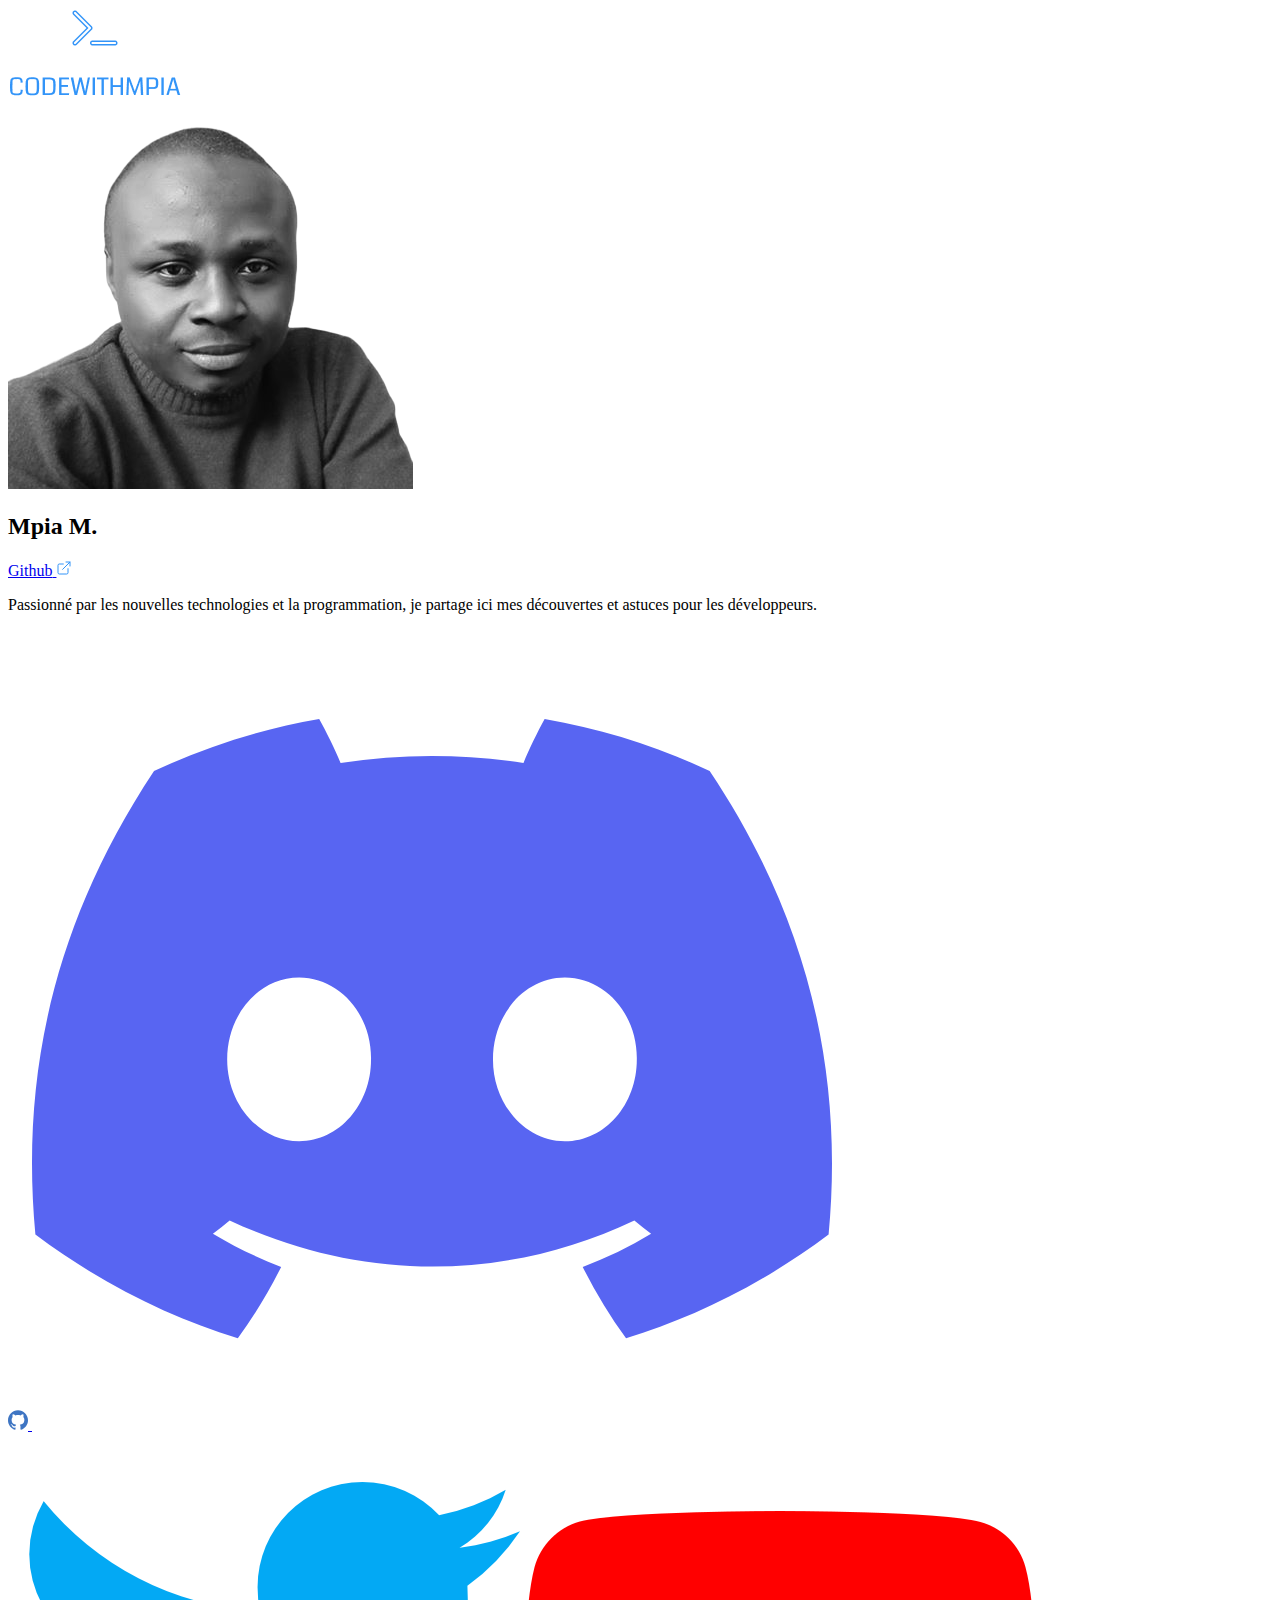
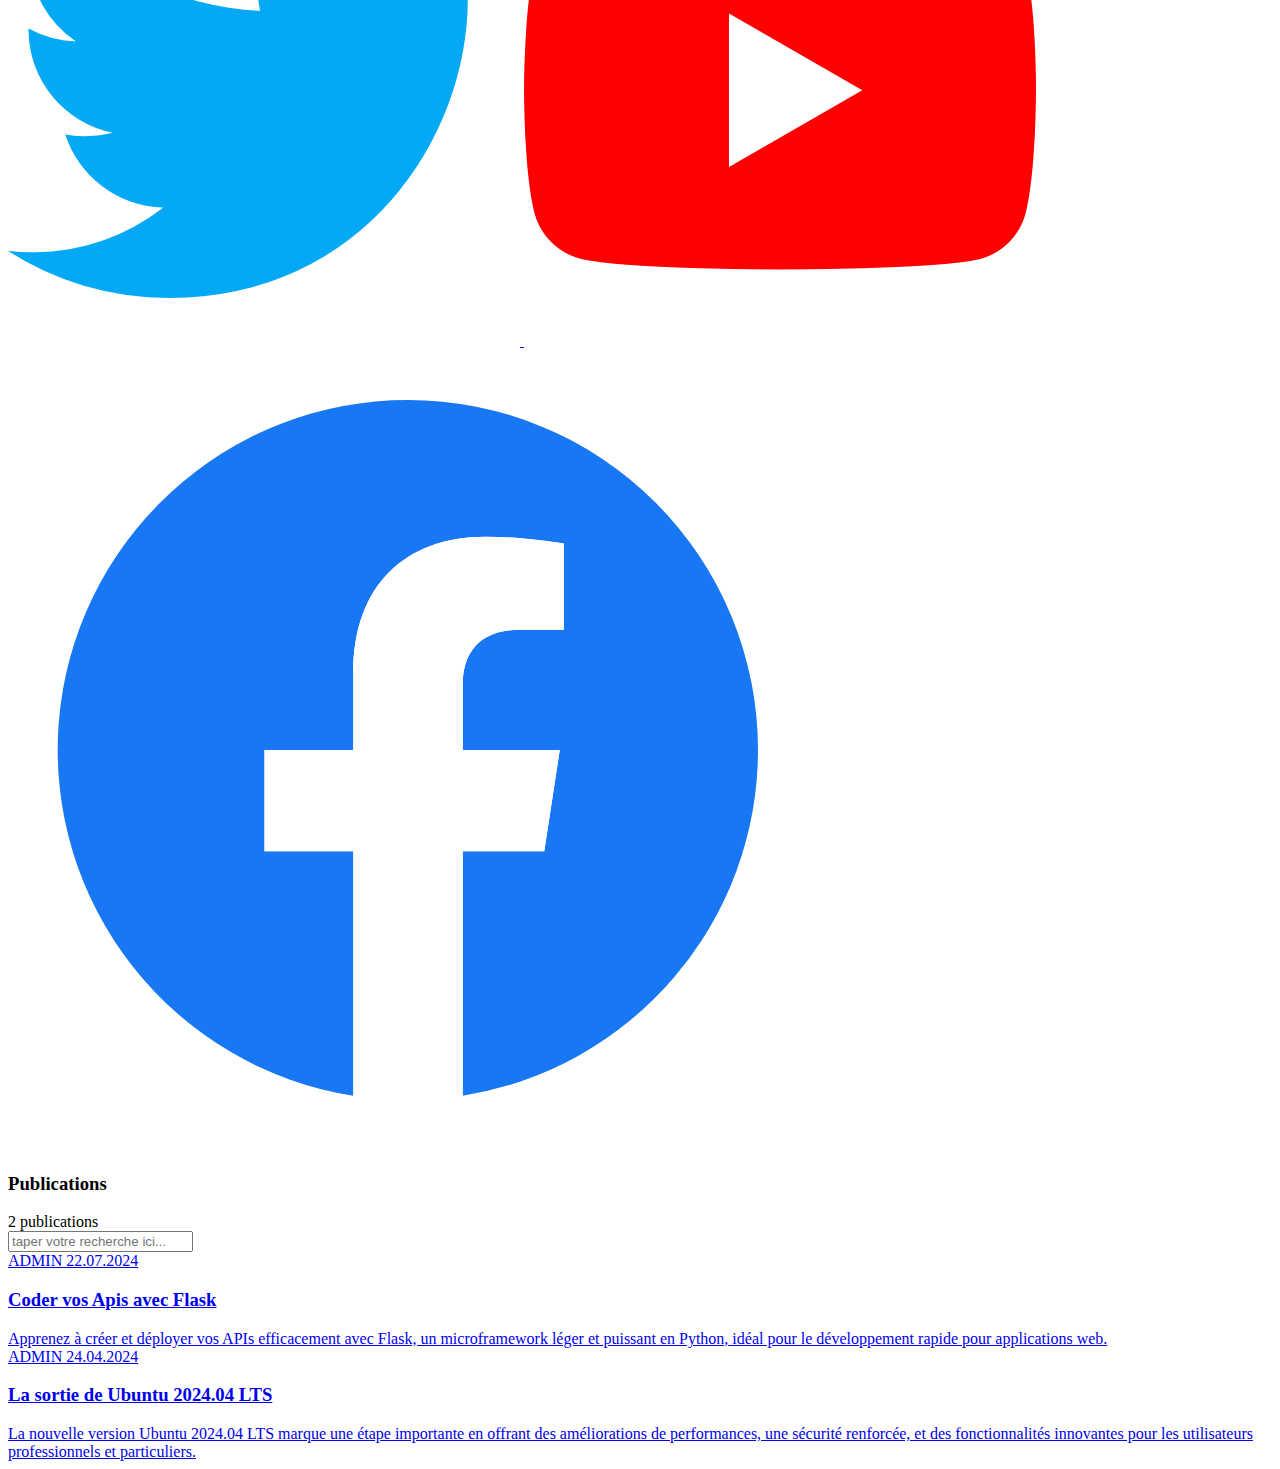
<file: CHAPITRE-2/index.html>
<!DOCTYPE html>
<html lang="fr">
<head>
  <!-- Les méta pour améliorer le referencement -->
  <meta charset="UTF-8">
  <meta name="viewport" content="width=device-width, initial-scale=1.0">
  <meta http-equiv="X-UA-Compatible" content="IE=edge">
  <meta name="author" content="codewthmpia">
  <meta name="description" content="Découvrez des astuces et conseils pratiques pour améliorer vos compétences en développement. 
  Restez informé sur les dernières tendances et technologies en matière de développement web et logiciel.">
  <meta name="keywords" content="web, programmation, python, flask, django, html, css, javascript, sql, tailwindcss, git, linux, adminstration, système">
  <meta name="robots" content="index, follow">
  <title>Tous les articles | codewithmpia</title>
  <!-- Les icons -->
  <link rel="icon" sizes="512x512" href="./asssets/images/favicon/android-chrome-512x512.png">
  <link rel="icon" sizes="192x192" href="./asssets/images/favicon/android-chrome-192x192.png">
  <link rel="apple-touch-icon" sizes="180x180" href="./asssets/images/favicon/apple-touch-icon.png">
  <link rel="icon" type="image/png" sizes="32x32" href="./asssets/images/favicon/favicon-32x32.png">
  <link rel="icon" type="image/png" sizes="16x16" href="./asssets/images/favicon/favicon-16x16.png">
  <link rel="icon" href="./asssets/images/favicon/favicon.ico">
</head>
  <body>
    <!--Mon logo -->
    <header id="header">
      <a href="./index.html" class="logo">
        <img src="./asssets/images/Logo.png" alt="Mon Logo">
      </a>
    </header>

    <!-- BLOC MAIN -->
    <main id="main">
      <!-- CONTENU META -->
      <section id="head">
        <div class="head-content">
          <div class="photo">
              <img src="./asssets/images/photo.png" alt="Ma photo">
          </div>
          <div>
              <div class="head-h">
                <h2>Mpia M.</h2>
                <a href="https://github.com/codewithmpia" target="_blank" class="github-link">
                  <span>Github</span>
                  <img src="./asssets/images/external-link.svg" alt="Logo lien extérieur">
                </a>
              </div>
              <p class="description">
                Passionné par les nouvelles technologies et la programmation, je partage ici mes 
                découvertes et astuces pour les développeurs.
              </p>
              <!-- réseaux sociaux -->
              <div class="socials">
                <a href="https://github.com/codewithmpia" target="_blank">
                  <img src="./asssets/images/github.svg" alt="Logo Github">
                </a>
                <a href="https://discord.gg/d3qQBAWQ" target="_blank">
                  <img src="./asssets/images/discord.svg" alt="Logo Dicord">
                </a>
                <a href="#" target="_blank">
                  <img src="./asssets/images/twitter.png" alt="Logo Twitter">
                </a>
                <a href="#" target="_blank">
                  <img src="./asssets/images/youtube.png" alt="Logo Youtube">
                </a>
                <a href="#" target="_blank">
                  <img src="./asssets/images/facebook.svg" alt="Logo Facebook">
                </a>
              </div>
          </div>
        </div>
      </section>

      <!-- CONTENU PRINCIPAL -->
      <section id="contents">
        <div class="container">
          <div class="search-bar">
              <div class="search-desc">
                  <h3>Publications</h3>
                  <span>2 publications</span>
              </div>
              <!-- La barre de recherche -->
              <form action="./index.html" method="get">
                  <input type="search" name="search" id="search" class="form-control" placeholder="taper votre recherche ici...">
              </form>
          </div>
          <!-- 
            Liste des articles ici
            L'objectif est que l'on puisse récupérer ces articles depuis la base de données
          -->
          <div class="posts">
            <!-- Article 1-->
            <a href="./detail.html" class="post">
              <div class="post-head">
                <div class="post-meta">
                  <span>ADMIN</span>
                  <span>22.07.2024</span>
                </div>
                <h3>Coder vos Apis avec Flask</h3>
              </div>
              <div>
                Apprenez à créer et déployer vos APIs efficacement avec Flask, 
                un microframework léger et puissant en Python, idéal pour le développement 
                rapide pour applications web.
              </div>
            </a>
            <!-- Article 2-->
            <a href="./detail.html" class="post">
              <div class="post-head">
                <div class="post-meta">
                  <span>ADMIN</span>
                  <span>24.04.2024</span>
                </div>
                <h3>La sortie de Ubuntu 2024.04 LTS</h3>
              </div>
              <div>
                La nouvelle version Ubuntu 2024.04 LTS marque une étape importante en offrant 
                des améliorations de performances, une sécurité renforcée, et des fonctionnalités 
                innovantes pour les utilisateurs professionnels et particuliers.
              </div>
            </a>
            <!-- Article n -->
          </div>
        </div>
      </section>
    </main>
  </body>
</html>
</file>
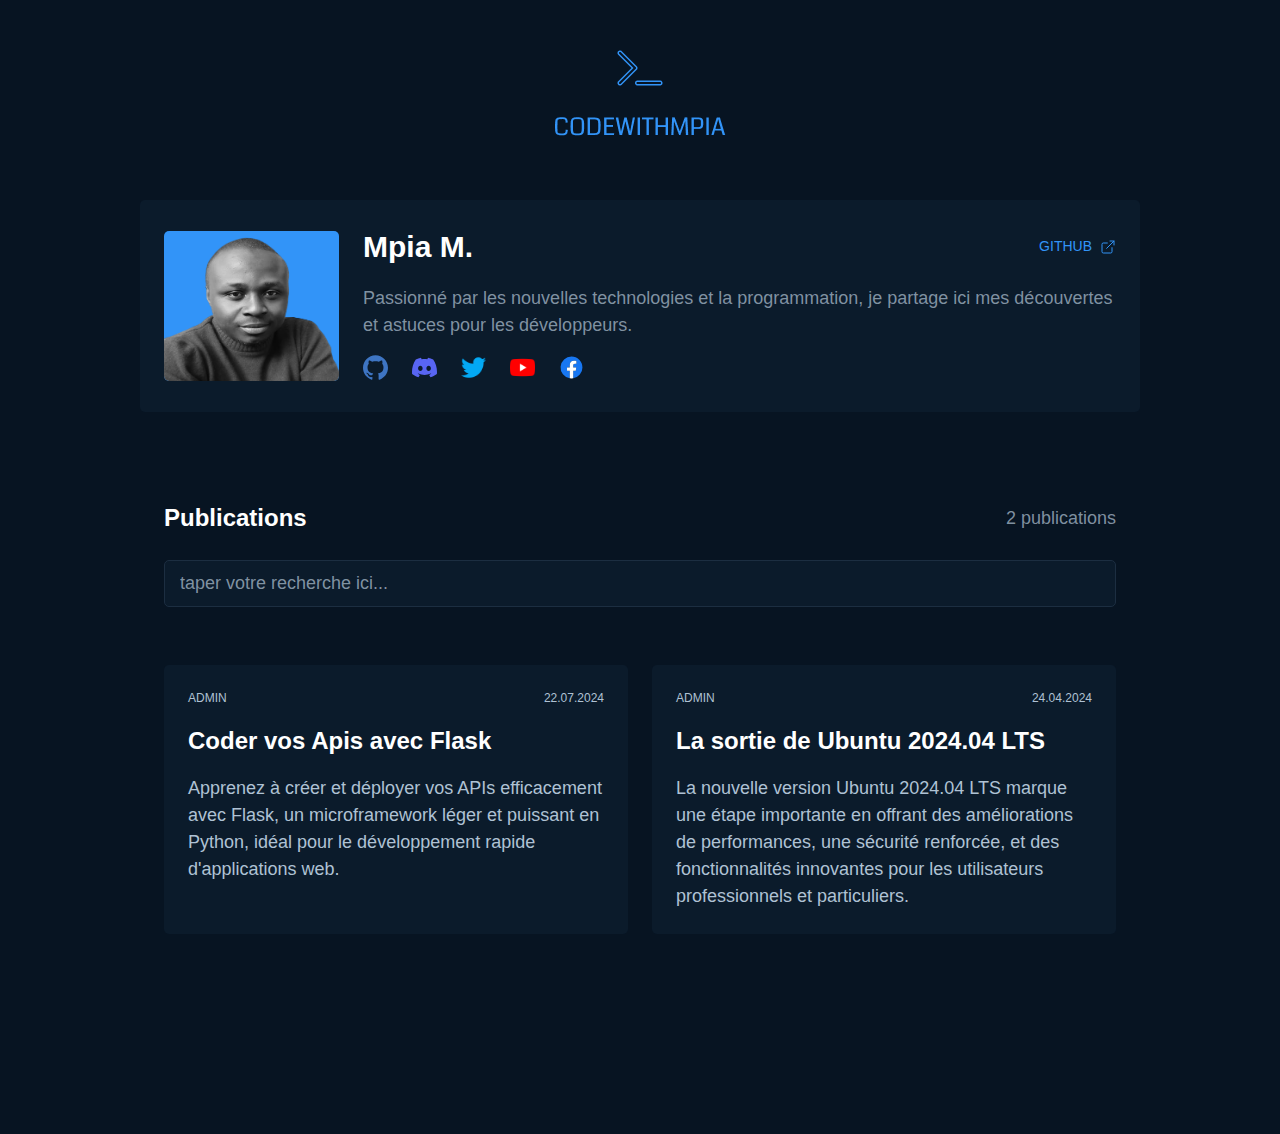
<file: CHAPITRE-3/index.html>
<!DOCTYPE html>
<html lang="fr">
<head>
  <!-- Les méta pour améliorer le referencement -->
  <meta charset="UTF-8">
  <meta name="viewport" content="width=device-width, initial-scale=1.0">
  <meta http-equiv="X-UA-Compatible" content="IE=edge">
  <meta name="author" content="codewthmpia">
  <meta name="description" content="Découvrez des astuces et conseils pratiques pour améliorer vos compétences en développement. 
  Restez informé sur les dernières tendances et technologies en matière de développement web et logiciel.">
  <meta name="keywords" content="web, programmation, python, flask, django, html, css, javascript, sql, tailwindcss, git, linux, adminstration, système">
  <meta name="robots" content="index, follow">
  <title>Tous les articles | codewithmpia</title>
  <!-- les icons du site -->
  <link rel="icon" sizes="512x512" href="./asssets/images/favicon/android-chrome-512x512.png">
  <link rel="icon" sizes="192x192" href="./asssets/images/favicon/android-chrome-192x192.png">
  <link rel="apple-touch-icon" sizes="180x180" href="./asssets/images/favicon/apple-touch-icon.png">
  <link rel="icon" type="image/png" sizes="32x32" href="./asssets/images/favicon/favicon-32x32.png">
  <link rel="icon" type="image/png" sizes="16x16" href="./asssets/images/favicon/favicon-16x16.png">
  <link rel="icon" href="./asssets/images/favicon/favicon.ico">

  <!-- Les styles -->
  <link rel="stylesheet" href="./asssets/css/base.css">
  <link rel="stylesheet" href="./asssets/css/index.css">
  <link rel="stylesheet" href="./asssets/css/media.css">
</head>
  <body>
    <!--Mon logo -->
    <header id="header">
      <a href="./index.html" class="logo">
        <img src="./asssets/images/Logo.png" alt="Mon Logo">
      </a>
    </header>

    <!-- BLOC MAIN -->
    <main id="main">
      <!-- CONTENU META -->
      <section id="head">
        <div class="head-content">
          <div class="photo">
              <img src="./asssets/images/photo.png" alt="Ma photo">
          </div>
          <div>
              <div class="head-h">
                <h2>Mpia M.</h2>
                <a href="https://github.com/codewithmpia" target="_blank" class="github-link">
                  <span>Github</span>
                  <img src="./asssets/images/external-link.svg" alt="Logo lien extérieur">
                </a>
              </div>
              <p class="description">
                Passionné par les nouvelles technologies et la programmation, je partage ici mes 
                découvertes et astuces pour les développeurs.
              </p>
              <!-- réseaux sociaux -->
              <div class="socials">
                <a href="https://github.com/codewithmpia" target="_blank">
                  <img src="./asssets/images/github.svg" alt="Logo Github">
                </a>
                <a href="https://discord.gg/d3qQBAWQ" target="_blank">
                  <img src="./asssets/images/discord.svg" alt="Logo Dicord">
                </a>
                <a href="#" target="_blank">
                  <img src="./asssets/images/twitter.png" alt="Logo Twitter">
                </a>
                <a href="#" target="_blank">
                  <img src="./asssets/images/youtube.png" alt="Logo Youtube">
                </a>
                <a href="#" target="_blank">
                  <img src="./asssets/images/facebook.svg" alt="Logo Facebook">
                </a>
              </div>
          </div>
        </div>
      </section>

      <!-- CONTENU PRINCIPAL -->
      <section id="contents">
        <div class="container">
          <div class="search-bar">
              <div class="search-desc">
                  <h3>Publications</h3>
                  <span>2 publications</span>
              </div>
              <!-- La barre de recherche -->
              <form action="./index.html" method="get">
                  <input type="search" name="search" id="search" class="form-control" placeholder="taper votre recherche ici...">
              </form>
          </div>
          <!-- 
            Liste des articles ici
            L'objectif est que l'on puisse récupérer ces articles depuis la base de données
          -->
          <div class="posts">
            <!-- Article 1-->
            <a href="./detail.html" class="post">
              <div class="post-head">
                <div class="post-meta">
                  <span>ADMIN</span>
                  <span>22.07.2024</span>
                </div>
                <h3>Coder vos Apis avec Flask</h3>
              </div>
              <div>
                Apprenez à créer et déployer vos APIs efficacement avec Flask, 
                un microframework léger et puissant en Python, idéal pour le développement 
                rapide d'applications web.
              </div>
            </a>
            <!-- Article 2-->
            <a href="./detail.html" class="post">
              <div class="post-head">
                <div class="post-meta">
                  <span>ADMIN</span>
                  <span>24.04.2024</span>
                </div>
                <h3>La sortie de Ubuntu 2024.04 LTS</h3>
              </div>
              <div>
                La nouvelle version Ubuntu 2024.04 LTS marque une étape importante en offrant 
                des améliorations de performances, une sécurité renforcée, et des fonctionnalités 
                innovantes pour les utilisateurs professionnels et particuliers.
              </div>
            </a>
            <!-- Article n -->
          </div>
        </div>
      </section>
    </main>
  </body>
</html>
</file>
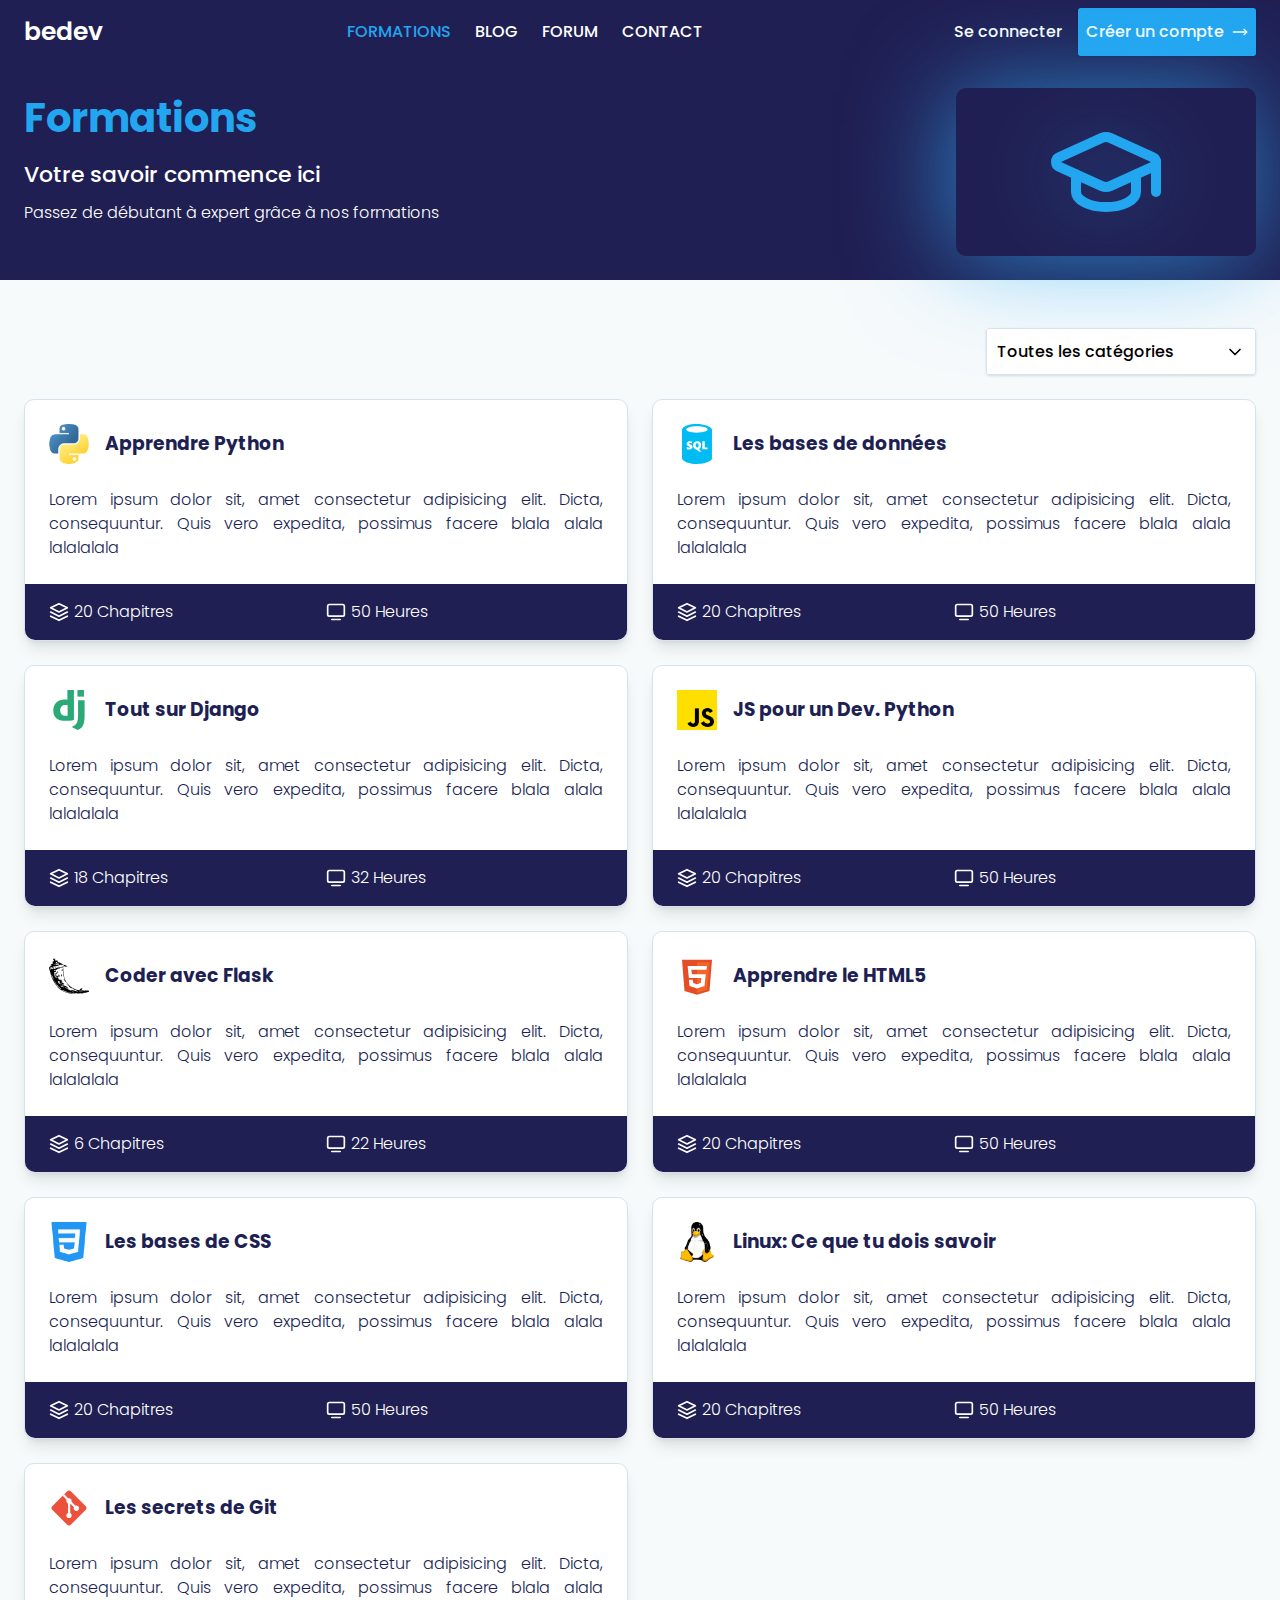
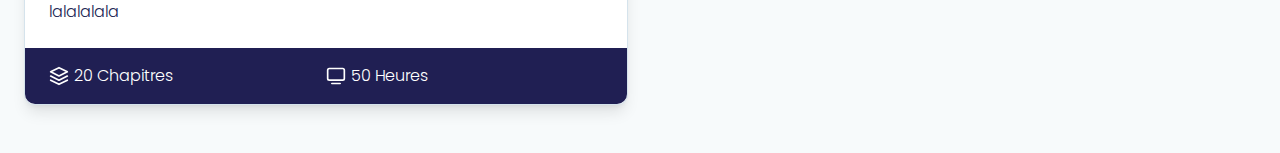
<file: CHAPITRE-6/6.1-A-RENDRE/index.html>
<!DOCTYPE html>
<html lang="fr">
<head>
    <meta charset="UTF-8">
    <meta name="viewport" content="width=device-width, initial-scale=1.0">
    <title>Toutes les formations | bedev</title>

    <link rel="stylesheet" href="./assets/css/main.css">
    <link rel="stylesheet" href="./assets/css/buttons.css">
    <link rel="stylesheet" href="./assets/css/alerts.css">
    <link rel="stylesheet" href="./assets/css/index.css">

    <link rel="preconnect" href="https://fonts.googleapis.com">
    <link rel="preconnect" href="https://fonts.gstatic.com" crossorigin>
    <link href="https://fonts.googleapis.com/css2?family=Poppins:ital,wght@0,300;0,400;0,500;0,600;0,700;1,300;1,400;1,500;1,600;1,700&display=swap" rel="stylesheet">

    <script defer src="./assets/js/main.js"></script>
</head>
<body>
    <header id="header">
        <nav class="container navbar">
            <a href="./index.html" class="logo">bedev</a>

            <div class="navigation">
                <div class="desktop-menu">
                    <a href="./index.html" class="navlink active">Formations</a>
                    <a href="#" class="navlink">Blog</a>
                    <a href="#" class="navlink">Forum</a>
                    <a href="#" class="navlink">Contact</a>
                </div>
                
                <svg class="tablet-profile-open-icon" xmlns="http://www.w3.org/2000/svg" width="22" height="22" viewBox="0 0 24 24" fill="none" stroke="currentColor" stroke-width="2" stroke-linecap="round" stroke-linejoin="round">
                    <circle cx="12" cy="8" r="5"/>
                    <path d="M20 21a8 8 0 0 0-16 0"/>
                </svg>

                <div class="tablet-profile-data">
                    <div class="tablet-profile-data-head">
                        <svg class="tablet-profile-close-icon" xmlns="http://www.w3.org/2000/svg" width="20" height="20" viewBox="0 0 24 24" fill="none" stroke="currentColor" stroke-width="2" stroke-linecap="round" stroke-linejoin="round">
                            <path d="M18 6 6 18"/>
                            <path d="m6 6 12 12"/>
                        </svg>
                    </div>

                    <div class="tablet-profile-data-links">
                        <a href="#" class="tablet-profile-link active">Connexion</a>
                        <a href="#" class="tablet-profile-link">Inscription</a>
                        <a href="#" class="tablet-profile-link">Déconnexion</a>
                    </div>
                </div>
            </div>

            <div class="desktop-profile">
                <a href="#" class="desktop-profile-link">
                    <span>Se connecter</span>
                </a>
                <a href="#" class="desktop-profile-link active">
                    <span>Créer un compte</span>
                    <svg xmlns="http://www.w3.org/2000/svg" width="16" height="16" viewBox="0 0 24 24" fill="none" stroke="currentColor" stroke-width="2" stroke-linecap="round" stroke-linejoin="round">
                        <path d="M18 8L22 12L18 16"/>
                        <path d="M2 12H22"/>
                    </svg>
                </a>
            </div>

            <svg class="mobile-menu-open-icon" xmlns="http://www.w3.org/2000/svg" width="20" height="20" viewBox="0 0 24 24" fill="none" stroke="currentColor" stroke-width="2" stroke-linecap="round" stroke-linejoin="round">
                <line x1="4" x2="20" y1="12" y2="12"/>
                <line x1="4" x2="20" y1="6" y2="6"/>
                <line x1="4" x2="20" y1="18" y2="18"/>
            </svg>

            <div class="mobile-menu">
                <div class="mobile-menu-head">
                    <div class="mobile-menu-head-content">
                        <div class="mobile-profile">
                            <a href="#" class="mobile-menu-link">Connexion</a>
                            <a href="#" class="mobile-menu-link">Inscription</a>
                        </div>
                        <svg class="mobile-menu-close-icon" xmlns="http://www.w3.org/2000/svg" width="20" height="20" viewBox="0 0 24 24" fill="none" stroke="currentColor" stroke-width="2" stroke-linecap="round" stroke-linejoin="round">
                            <path d="M18 6 6 18"/>
                            <path d="m6 6 12 12"/>
                        </svg>
                    </div>
                </div>

                <div class="mobile-menu-links">
                    <a href="./index.html" class="mobile-menu-link active">Formations</a>
                    <a href="#" class="mobile-menu-link">Blog</a>
                    <a href="#" class="mobile-menu-link">Forum</a>
                    <a href="#" class="mobile-menu-link">Contact</a>
                </div>
            </div>
        </nav>
    </header>

    <main id="main">
        <section id="head">
            <div class="container head-container">
                <div class="page-content">
                    <h1 class="head-title">Formations</h1>
                    <h4 class="head-subtitle">Votre savoir commence ici</h4>
                    <p class="head-note">Passez de débutant à expert grâce à nos formations</p>
                </div>
                <div class="page-logo">
                    <svg class="page-logo-icon" xmlns="http://www.w3.org/2000/svg" viewBox="0 0 24 24" fill="none" stroke="currentColor" stroke-width="2" stroke-linecap="round" stroke-linejoin="round">
                        <path d="M21.42 10.922a1 1 0 0 0-.019-1.838L12.83 5.18a2 2 0 0 0-1.66 0L2.6 9.08a1 1 0 0 0 0 1.832l8.57 3.908a2 2 0 0 0 1.66 0z"/>
                        <path d="M22 10v6"/>
                        <path d="M6 12.5V16a6 3 0 0 0 12 0v-3.5"/>
                    </svg>
                </div>
            </div>
        </section>

        <div id="contents">
            <div class="container">
                <div class="categories-container">
                    <div class="categories">
                        <button class="categories-btn">
                            <span>Toutes les catégories</span>
                            <svg class="categories-btn-svg" xmlns="http://www.w3.org/2000/svg" width="20" height="20" viewBox="0 0 24 24" fill="none" stroke="currentColor" stroke-width="2" stroke-linecap="round" stroke-linejoin="round">
                                <path d="m6 9 6 6 6-6"/>
                            </svg>
                        </button>
                        <ul class="categories-list">
                            <li class="categories-item">
                                <span class="category-text">Toutes les catégories</span>
                                <span class="number-per-category">0</span>
                            </li>
                            <li class="categories-item" data-category="prog-gen">
                                <span class="category-text">Programmation générale</span>
                                <span class="number-per-category">0</span>
                            </li>
                            <li class="categories-item" data-category="admin">
                                <span class="category-text">Administration système</span>
                                <span class="number-per-category">0</span>
                            </li>
                            <li class="categories-item" data-category="web">
                                <span class="category-text">Web</span>
                                <span class="number-per-category">0</span>
                            </li>
                            <li class="categories-item" data-category="astuces">
                                <span class="category-text">Astuces du développeur</span>
                                <span class="number-per-category">0</span>
                            </li>
                        </ul>
                    </div>
                </div>

                <div class="alert info">
                    <strong>Pas de formations disponibles</strong>
                    <svg class="alert-close-icon" xmlns="http://www.w3.org/2000/svg" width="20" height="20" viewBox="0 0 24 24" fill="none" stroke="currentColor" stroke-width="2" stroke-linecap="round" stroke-linejoin="round">
                        <path d="M18 6 6 18"/>
                        <path d="m6 6 12 12"/>
                    </svg>
                </div>
                
                <div class="formations">
                    <a href="#" category="prog-gen" class="formation">
                        <div class="formation-body">
                            <div class="formation-head">
                                <div class="formation-logo">
                                    <img src="./assets/images//logos/python.png" alt="python">
                                </div>
                                <h3 class="formation-title">Apprendre Python</h3>
                            </div>
                            <p class="formation-resume">
                                Lorem ipsum dolor sit, amet consectetur adipisicing elit. 
                                Dicta, consequuntur. Quis vero expedita, possimus facere blala alala 
                                lalalalala 
                            </p>
                        </div>
                        <div class="formation-footer">
                            <div class="formation-meta">
                                <svg width="20" height="20" viewBox="0 0 24 24" fill="none" xmlns="http://www.w3.org/2000/svg">
                                    <path d="M2 17L12 22L22 17M2 12L12 17L22 12M12 2L2 7L12 12L22 7L12 2Z" stroke="white" stroke-width="2" stroke-linecap="round" stroke-linejoin="round"/>
                                </svg>
                                <span>20 Chapitres</span>
                            </div>
                            <div class="formation-meta">
                                <svg width="20" height="20" viewBox="0 0 24 24" fill="none" xmlns="http://www.w3.org/2000/svg">
                                    <path d="M7 21H17M4 3H20C21.1046 3 22 3.89543 22 5V15C22 16.1046 21.1046 17 20 17H4C2.89543 17 2 16.1046 2 15V5C2 3.89543 2.89543 3 4 3Z" stroke="white" stroke-width="2" stroke-linecap="round" stroke-linejoin="round"/>
                                </svg>
                                <span>50 Heures</span>
                            </div>
                        </div>
                    </a>

                    <a href="#" category="admin" class="formation">
                        <div class="formation-body">
                            <div class="formation-head">
                                <div class="formation-logo">
                                    <img src="./assets/images/logos/sql-database-generic-svgrepo-com.svg" alt="db">
                                </div>
                                <h3 class="formation-title">Les bases de données</h3>
                            </div>
                            <p class="formation-resume">
                                Lorem ipsum dolor sit, amet consectetur adipisicing elit. 
                                Dicta, consequuntur. Quis vero expedita, possimus facere blala alala 
                                lalalalala 
                            </p>
                        </div>
                        <div class="formation-footer">
                            <div class="formation-meta">
                                <svg width="20" height="20" viewBox="0 0 24 24" fill="none" xmlns="http://www.w3.org/2000/svg">
                                    <path d="M2 17L12 22L22 17M2 12L12 17L22 12M12 2L2 7L12 12L22 7L12 2Z" stroke="white" stroke-width="2" stroke-linecap="round" stroke-linejoin="round"/>
                                </svg>
                                <span>20 Chapitres</span>
                            </div>
                            <div class="formation-meta">
                                <svg width="20" height="20" viewBox="0 0 24 24" fill="none" xmlns="http://www.w3.org/2000/svg">
                                    <path d="M7 21H17M4 3H20C21.1046 3 22 3.89543 22 5V15C22 16.1046 21.1046 17 20 17H4C2.89543 17 2 16.1046 2 15V5C2 3.89543 2.89543 3 4 3Z" stroke="white" stroke-width="2" stroke-linecap="round" stroke-linejoin="round"/>
                                </svg>
                                <span>50 Heures</span>
                            </div>
                        </div>
                    </a>

                    <a href="#" category="web" class="formation">
                        <div class="formation-body">
                            <div class="formation-head">
                                <div class="formation-logo">
                                    <img src="./assets/images/logos/django.svg" alt="django">
                                </div>
                                <h3 class="formation-title">Tout sur Django</h3>
                            </div>
                            <p class="formation-resume">
                                Lorem ipsum dolor sit, amet consectetur adipisicing elit. 
                                Dicta, consequuntur. Quis vero expedita, possimus facere blala alala 
                                lalalalala 
                            </p>
                        </div>
                        <div class="formation-footer">
                            <div class="formation-meta">
                                <svg width="20" height="20" viewBox="0 0 24 24" fill="none" xmlns="http://www.w3.org/2000/svg">
                                    <path d="M2 17L12 22L22 17M2 12L12 17L22 12M12 2L2 7L12 12L22 7L12 2Z" stroke="white" stroke-width="2" stroke-linecap="round" stroke-linejoin="round"/>
                                </svg>
                                <span>18 Chapitres</span>
                            </div>
                            <div class="formation-meta">
                                <svg width="20" height="20" viewBox="0 0 24 24" fill="none" xmlns="http://www.w3.org/2000/svg">
                                    <path d="M7 21H17M4 3H20C21.1046 3 22 3.89543 22 5V15C22 16.1046 21.1046 17 20 17H4C2.89543 17 2 16.1046 2 15V5C2 3.89543 2.89543 3 4 3Z" stroke="white" stroke-width="2" stroke-linecap="round" stroke-linejoin="round"/>
                                </svg>
                                <span>32 Heures</span>
                            </div>
                        </div>
                    </a>

                    <a href="#" category="prog-gen" class="formation">
                        <div class="formation-body">
                            <div class="formation-head">
                                <div class="formation-logo">
                                    <img src="./assets/images/logos/js.png" alt="python">
                                </div>
                                <h3 class="formation-title">JS pour un Dev. Python</h3>
                            </div>
                            <p class="formation-resume">
                                Lorem ipsum dolor sit, amet consectetur adipisicing elit. 
                                Dicta, consequuntur. Quis vero expedita, possimus facere blala alala 
                                lalalalala 
                            </p>
                        </div>
                        <div class="formation-footer">
                            <div class="formation-meta">
                                <svg width="20" height="20" viewBox="0 0 24 24" fill="none" xmlns="http://www.w3.org/2000/svg">
                                    <path d="M2 17L12 22L22 17M2 12L12 17L22 12M12 2L2 7L12 12L22 7L12 2Z" stroke="white" stroke-width="2" stroke-linecap="round" stroke-linejoin="round"/>
                                </svg>
                                <span>20 Chapitres</span>
                            </div>
                            <div class="formation-meta">
                                <svg width="20" height="20" viewBox="0 0 24 24" fill="none" xmlns="http://www.w3.org/2000/svg">
                                    <path d="M7 21H17M4 3H20C21.1046 3 22 3.89543 22 5V15C22 16.1046 21.1046 17 20 17H4C2.89543 17 2 16.1046 2 15V5C2 3.89543 2.89543 3 4 3Z" stroke="white" stroke-width="2" stroke-linecap="round" stroke-linejoin="round"/>
                                </svg>
                                <span>50 Heures</span>
                            </div>
                        </div>
                    </a>

                    <a href="#" category="web" class="formation">
                        <div class="formation-body">
                            <div class="formation-head">
                                <div class="formation-logo">
                                    <img src="./assets/images/logos/flask.svg" alt="flask">
                                </div>
                                <h3 class="formation-title">Coder avec Flask</h3>
                            </div>
                            <p class="formation-resume">
                                Lorem ipsum dolor sit, amet consectetur adipisicing elit. 
                                Dicta, consequuntur. Quis vero expedita, possimus facere blala alala 
                                lalalalala 
                            </p>
                        </div>
                        <div class="formation-footer">
                            <div class="formation-meta">
                                <svg width="20" height="20" viewBox="0 0 24 24" fill="none" xmlns="http://www.w3.org/2000/svg">
                                    <path d="M2 17L12 22L22 17M2 12L12 17L22 12M12 2L2 7L12 12L22 7L12 2Z" stroke="white" stroke-width="2" stroke-linecap="round" stroke-linejoin="round"/>
                                </svg>
                                <span>6 Chapitres</span>
                            </div>
                            <div class="formation-meta">
                                <svg width="20" height="20" viewBox="0 0 24 24" fill="none" xmlns="http://www.w3.org/2000/svg">
                                    <path d="M7 21H17M4 3H20C21.1046 3 22 3.89543 22 5V15C22 16.1046 21.1046 17 20 17H4C2.89543 17 2 16.1046 2 15V5C2 3.89543 2.89543 3 4 3Z" stroke="white" stroke-width="2" stroke-linecap="round" stroke-linejoin="round"/>
                                </svg>
                                <span>22 Heures</span>
                            </div>
                        </div>
                    </a>

                    <a href="#" category="web" class="formation">
                        <div class="formation-body">
                            <div class="formation-head">
                                <div class="formation-logo">
                                    <img src="./assets/images/logos/html-5-svgrepo-com.svg" alt="html5">
                                </div>
                                <h3 class="formation-title">Apprendre le HTML5</h3>
                            </div>
                            <p class="formation-resume">
                                Lorem ipsum dolor sit, amet consectetur adipisicing elit. 
                                Dicta, consequuntur. Quis vero expedita, possimus facere blala alala 
                                lalalalala
                            </p>
                        </div>
                        <div class="formation-footer">
                            <div class="formation-meta">
                                <svg width="20" height="20" viewBox="0 0 24 24" fill="none" xmlns="http://www.w3.org/2000/svg">
                                    <path d="M2 17L12 22L22 17M2 12L12 17L22 12M12 2L2 7L12 12L22 7L12 2Z" stroke="white" stroke-width="2" stroke-linecap="round" stroke-linejoin="round"/>
                                </svg>
                                <span>20 Chapitres</span>
                            </div>
                            <div class="formation-meta">
                                <svg width="20" height="20" viewBox="0 0 24 24" fill="none" xmlns="http://www.w3.org/2000/svg">
                                    <path d="M7 21H17M4 3H20C21.1046 3 22 3.89543 22 5V15C22 16.1046 21.1046 17 20 17H4C2.89543 17 2 16.1046 2 15V5C2 3.89543 2.89543 3 4 3Z" stroke="white" stroke-width="2" stroke-linecap="round" stroke-linejoin="round"/>
                                </svg>
                                <span>50 Heures</span>
                            </div>
                        </div>
                    </a>

                    <a href="#" category="web" class="formation">
                        <div class="formation-body">
                            <div class="formation-head">
                                <div class="formation-logo">
                                    <img src="./assets/images/logos/css-3.png" alt="css3">
                                </div>
                                <h3 class="formation-title">Les bases de CSS</h3>
                            </div>
                            <p class="formation-resume">
                                Lorem ipsum dolor sit, amet consectetur adipisicing elit. 
                                Dicta, consequuntur. Quis vero expedita, possimus facere blala alala 
                                lalalalala 
                            </p>
                        </div>
                        <div class="formation-footer">
                            <div class="formation-meta">
                                <svg width="20" height="20" viewBox="0 0 24 24" fill="none" xmlns="http://www.w3.org/2000/svg">
                                    <path d="M2 17L12 22L22 17M2 12L12 17L22 12M12 2L2 7L12 12L22 7L12 2Z" stroke="white" stroke-width="2" stroke-linecap="round" stroke-linejoin="round"/>
                                </svg>
                                <span>20 Chapitres</span>
                            </div>
                            <div class="formation-meta">
                                <svg width="20" height="20" viewBox="0 0 24 24" fill="none" xmlns="http://www.w3.org/2000/svg">
                                    <path d="M7 21H17M4 3H20C21.1046 3 22 3.89543 22 5V15C22 16.1046 21.1046 17 20 17H4C2.89543 17 2 16.1046 2 15V5C2 3.89543 2.89543 3 4 3Z" stroke="white" stroke-width="2" stroke-linecap="round" stroke-linejoin="round"/>
                                </svg>
                                <span>50 Heures</span>
                            </div>
                        </div>
                    </a>

                    <a href="#" category="admin" class="formation">
                        <div class="formation-body">
                            <div class="formation-head">
                                <div class="formation-logo">
                                    <img src="./assets/images/logos/linux.png" alt="linux">
                                </div>
                                <h3 class="formation-title">Linux: Ce que tu dois savoir</h3>
                            </div>
                            <p class="formation-resume">
                                Lorem ipsum dolor sit, amet consectetur adipisicing elit. 
                                Dicta, consequuntur. Quis vero expedita, possimus facere blala alala 
                                lalalalala 
                            </p>
                        </div>
                        <div class="formation-footer">
                            <div class="formation-meta">
                                <svg width="20" height="20" viewBox="0 0 24 24" fill="none" xmlns="http://www.w3.org/2000/svg">
                                    <path d="M2 17L12 22L22 17M2 12L12 17L22 12M12 2L2 7L12 12L22 7L12 2Z" stroke="white" stroke-width="2" stroke-linecap="round" stroke-linejoin="round"/>
                                </svg>
                                <span>20 Chapitres</span>
                            </div>
                            <div class="formation-meta">
                                <svg width="20" height="20" viewBox="0 0 24 24" fill="none" xmlns="http://www.w3.org/2000/svg">
                                    <path d="M7 21H17M4 3H20C21.1046 3 22 3.89543 22 5V15C22 16.1046 21.1046 17 20 17H4C2.89543 17 2 16.1046 2 15V5C2 3.89543 2.89543 3 4 3Z" stroke="white" stroke-width="2" stroke-linecap="round" stroke-linejoin="round"/>
                                </svg>
                                <span>50 Heures</span>
                            </div>
                        </div>
                    </a>

                    <a href="#" category="admin" class="formation">
                        <div class="formation-body">
                            <div class="formation-head">
                                <div class="formation-logo">
                                    <img src="./assets/images/logos/git-svgrepo-com.svg" alt="git">
                                </div>
                                <h3 class="formation-title">Les secrets de Git</h3>
                            </div>
                            <p class="formation-resume">
                                Lorem ipsum dolor sit, amet consectetur adipisicing elit. 
                                Dicta, consequuntur. Quis vero expedita, possimus facere blala alala 
                                lalalalala 
                            </p>
                        </div>
                        <div class="formation-footer">
                            <div class="formation-meta">
                                <svg width="20" height="20" viewBox="0 0 24 24" fill="none" xmlns="http://www.w3.org/2000/svg">
                                    <path d="M2 17L12 22L22 17M2 12L12 17L22 12M12 2L2 7L12 12L22 7L12 2Z" stroke="white" stroke-width="2" stroke-linecap="round" stroke-linejoin="round"/>
                                </svg>
                                <span>20 Chapitres</span>
                            </div>
                            <div class="formation-meta">
                                <svg width="20" height="20" viewBox="0 0 24 24" fill="none" xmlns="http://www.w3.org/2000/svg">
                                    <path d="M7 21H17M4 3H20C21.1046 3 22 3.89543 22 5V15C22 16.1046 21.1046 17 20 17H4C2.89543 17 2 16.1046 2 15V5C2 3.89543 2.89543 3 4 3Z" stroke="white" stroke-width="2" stroke-linecap="round" stroke-linejoin="round"/>
                                </svg>
                                <span>50 Heures</span>
                            </div>
                        </div>
                    </a>
                </div>
            </div>
        </div>
    </main>
</body>
</html>
</file>
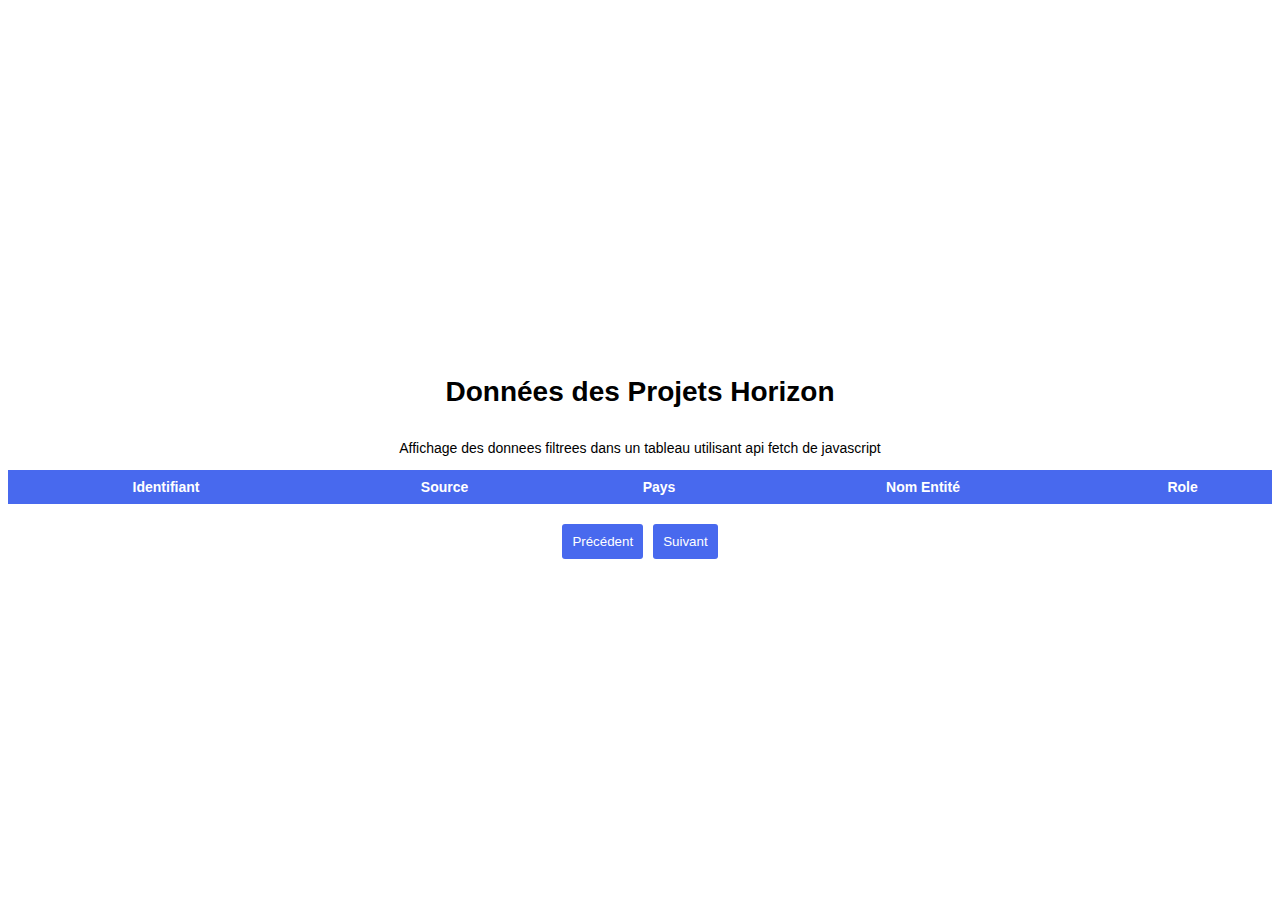
<file: CHAPITRE-6/6.2.BONUS/index.html>
<!DOCTYPE html>
<html lang="fr">
<head>
    <meta charset="UTF-8">
    <meta name="viewport" content="width=device-width, initial-scale=1.0">
    <title>Affichage des Données</title>
    <link rel="stylesheet" href="./assets/style.css">
    <script defer src="./assets/script.js"></script>
</head>
<body>
    <div class="container">
        <h1>Données des Projets Horizon</h1>
        
        <p>
            Affichage des donnees filtrees dans un tableau utilisant 
            api fetch de javascript
        </p>
        
        <!-- Tableau de données -->
        <table id="data-table">
            <thead>
                <tr>
                    <th>Identifiant</th>
                    <th>Source</th>
                    <th>Pays</th>
                    <th>Nom Entité</th>
                    <th>Role</th>
                </tr>
            </thead>

            <tbody>
            </tbody>
        </table>

        <!-- pagination -->
        <div class="pagination">
            <button class="btn" id="prev-page" disabled>Précédent</button>
            <span id="page-info"></span>
            <button class="btn" id="next-page">Suivant</button>
        </div>
    </div>
</body>
</html>
</file>
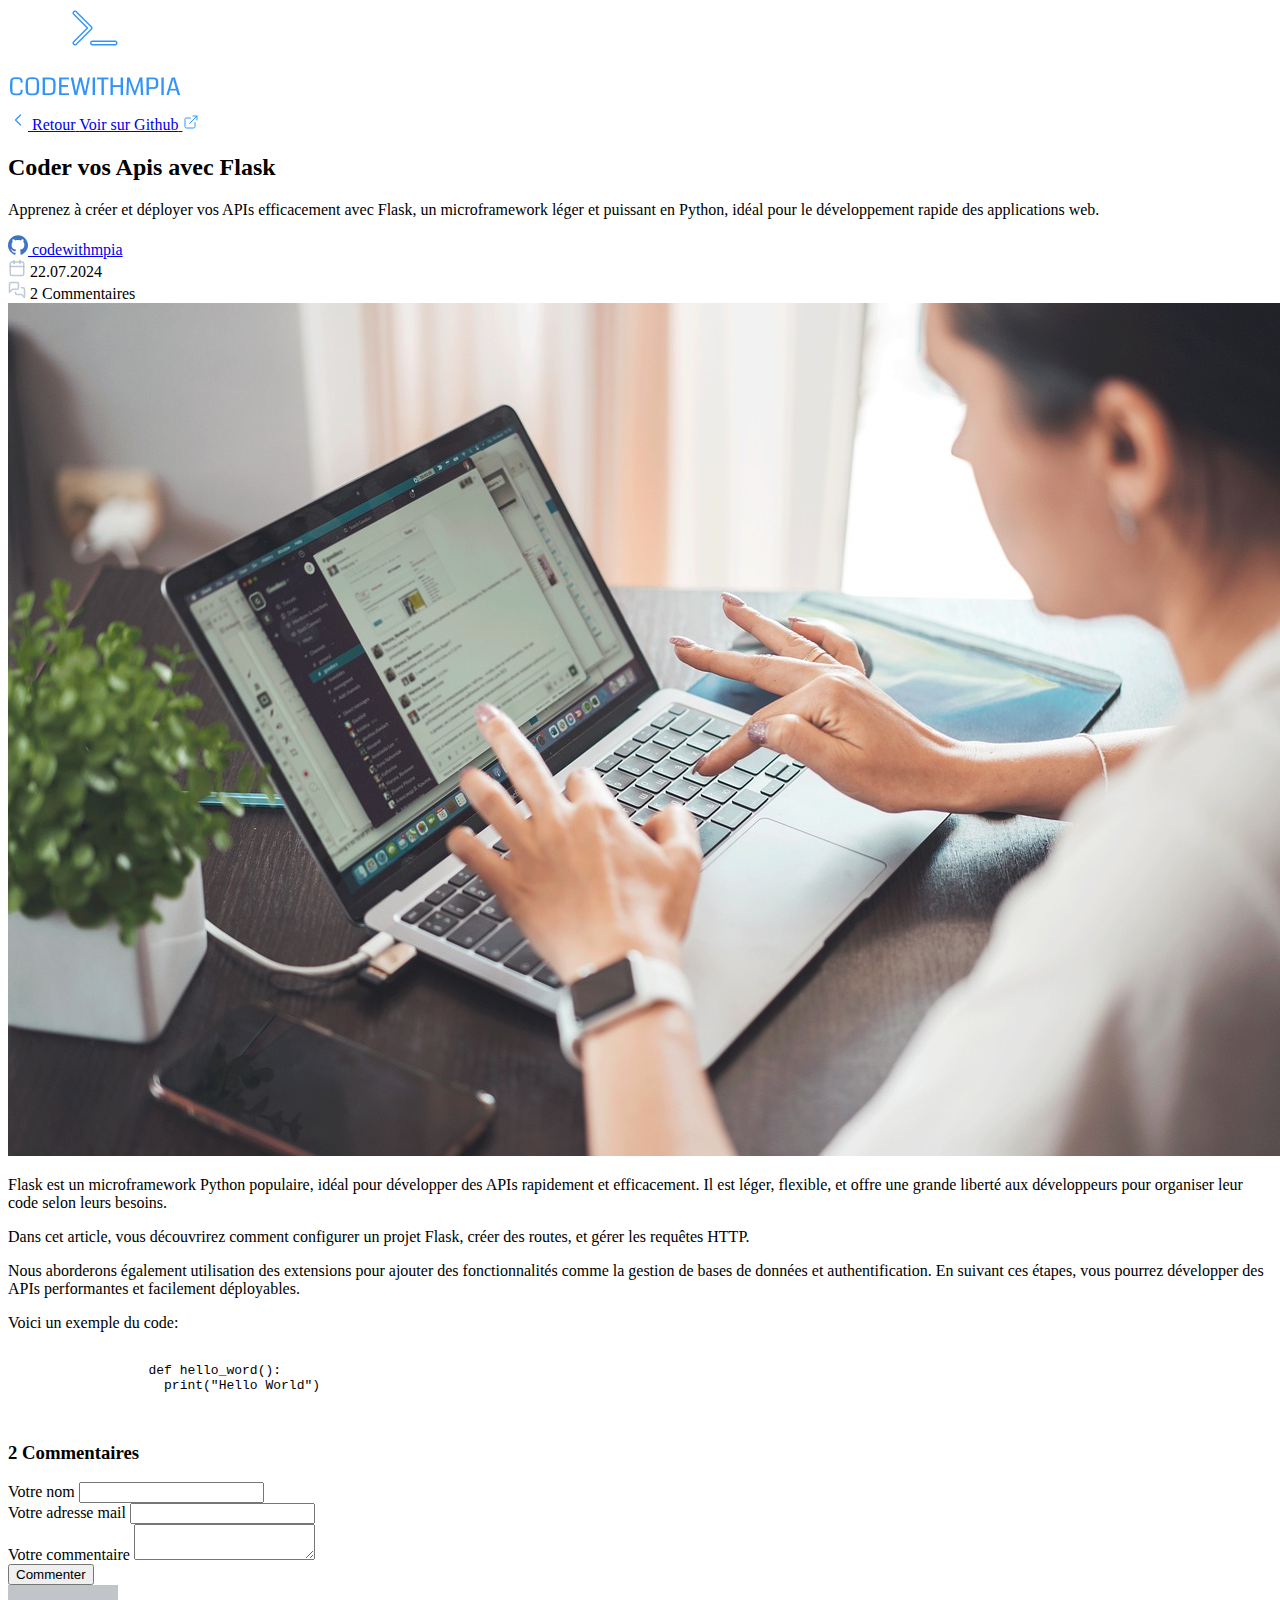
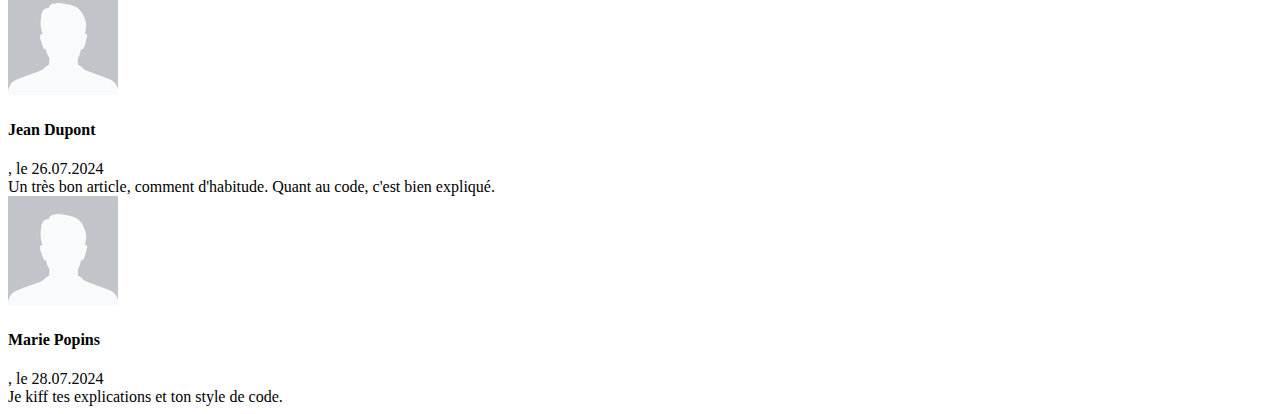
<file: CHAPITRE-2/detail.html>
<!DOCTYPE html>
<html lang="fr">
<head>
  <!-- Les méta pour améliorer le referencement -->
  <meta charset="UTF-8">
  <meta name="viewport" content="width=device-width, initial-scale=1.0">
  <meta http-equiv="X-UA-Compatible" content="IE=edge">
  <meta name="author" content="codewthmpia">
  <meta name="description" content="Découvrez des astuces et conseils pratiques pour améliorer vos compétences en développement. 
  Restez informé sur les dernières tendances et technologies en matière de développement web et logiciel.">
  <meta name="keywords" content="web, programmation, python, flask, django, html, css, javascript, sql, tailwindcss, git, linux, adminstration, système">
  <meta name="robots" content="index, follow">
  <title>Coder vos Apis avec Flask | codewithmpia</title>
  <!-- Les icones -->
  <link rel="icon" sizes="512x512" href="./asssets/images/favicon/android-chrome-512x512.png">
  <link rel="icon" sizes="192x192" href="./asssets/images/favicon/android-chrome-192x192.png">
  <link rel="apple-touch-icon" sizes="180x180" href="./asssets/images/favicon/apple-touch-icon.png">
  <link rel="icon" type="image/png" sizes="32x32" href="./asssets/images/favicon/favicon-32x32.png">
  <link rel="icon" type="image/png" sizes="16x16" href="./asssets/images/favicon/favicon-16x16.png">
  <link rel="icon" href="./asssets/images/favicon/favicon.ico">
</head>
  <body>
    <header id="header">
      <a href="./index.html" class="logo">
        <img src="./asssets/images/Logo.png" alt="Mon Logo">
      </a>
    </header>
    <!-- BLOC MAIN -->
    <main id="main">
      <!-- ENTETE -->
      <section id="head">
        <div class="head-content">
          <div class="head-links">
            <a href="./index.html">
              <img src="./asssets/images/chevron-left.svg" alt="Icon retour">
              <span>Retour</span>
            </a>
            <a href="https://github.com/codewithmpia/flask_api" target="_blank">
                <span>Voir sur Github</span>
                <img src="./asssets/images/external-link.svg" alt="Icon lien extéreieur">
            </a>
          </div>
          <div class="post-head">
            <h2>Coder vos Apis avec Flask</h2>
            <p class="post-resume">
              Apprenez à créer et déployer vos APIs efficacement avec Flask, 
              un microframework léger et puissant en Python, idéal pour le développement 
              rapide des applications web.
            </p>
            <div class="post-meta">
                <a href="https://github.com/codewithmpia" target="_blank" class="post-meta-item">
                  <img src="./asssets/images/github.svg" alt="Logo Github">
                  <span>codewithmpia</span>
                </a>
                <div class="post-meta-item">
                  <img src="./asssets/images/calendar.svg" alt="Icone calendrier">
                  <span>22.07.2024</span>
                </div>
                <div class="post-meta-item">
                  <img src="./asssets/images/messages.svg" alt="Icone message">
                  <span>2 Commentaires</span>
                </div>
            </div>
          </div>
        </div>
      </section>
      <!-- CONTENU -->
      <section id="contents">
        <div class="container">
          <div class="post-image">
            <img src="./asssets/images/posts/post1.jpg" alt="coder-vos-apis-avec-flask">
          </div>
          <div class="post-content">
            <p>
              Flask est un microframework Python populaire, idéal pour développer des APIs rapidement et efficacement. 
              Il est léger, flexible, et offre une grande liberté aux développeurs pour organiser 
              leur code selon leurs besoins. 
            </p>
            <p>
              Dans cet article, vous découvrirez comment configurer un projet Flask, créer des routes, 
              et gérer les requêtes HTTP.
            </p> 
            <p>
              Nous aborderons également utilisation des extensions pour ajouter des fonctionnalités comme 
              la gestion de bases de données et authentification. 
              En suivant ces étapes, vous pourrez développer des APIs performantes et facilement déployables.
            </p>

            <p>Voici un exemple du code: </p>
            
            <div class="codehilite">
              <pre>
                <code class="language-python">
                  def hello_word():
                    print("Hello World")
                </code>
              </pre>
            </div>

          </div>
          
          <!-- BLOC COMMENTAIRE -->
          <div class="comments-container">
            <h3>2 Commentaires</h3>
            <!-- Formulaire pour laisser un commentaire -->
            <form class="comment-form" action="/detail.html" method="post">
              <div class="form-row">
                <div class="form-group">
                  <label for="name" class="form-label">Votre nom</label>
                  <input type="text" name="name" id="name" class="form-control" required>
                </div>
                <div class="form-group">
                  <label for="email" class="form-label">Votre adresse mail</label>
                  <input type="email" name="email" id="email" class="form-control" required>
                </div>
              </div>
              <div class="form-group">
                <label for="message" class="form-label">Votre commentaire</label>
                <textarea name="message" id="message" class="form-control h-180"></textarea>
              </div>
                <button type="submit" class="btn">Commenter</button>
            </form>
            <!-- Liste de commentaires-->
            <div class="comments">
              <!-- Commentaire 1 -->
              <div class="comment">
                <div class="comment-head">
                  <img src="./asssets/images/person.png" alt="Avatar user">
                    <div class="comment-meta">
                      <h4>Jean Dupont</h4>
                      <span>, le 26.07.2024</span>
                    </div>
                </div>
                <div class="comment-body">
                  Un très bon article, comment d'habitude. Quant au code, c'est bien expliqué.
                </div>
              </div>
              <!-- Commentaire 2 -->
              <div class="comment">
                <div class="comment-head">
                  <img src="./asssets/images/person.png" alt="Avatar user">
                    <div class="comment-meta">
                      <h4>Marie Popins</h4>
                      <span>, le 28.07.2024</span>
                    </div>
                </div>
                <div class="comment-body">
                  Je kiff tes explications et ton style de code.
                </div>
              </div>
              <!-- Commentaire n -->
            </div>
          </div>
        </div>
      </section>
    </main>
  </body>
</html>
</file>
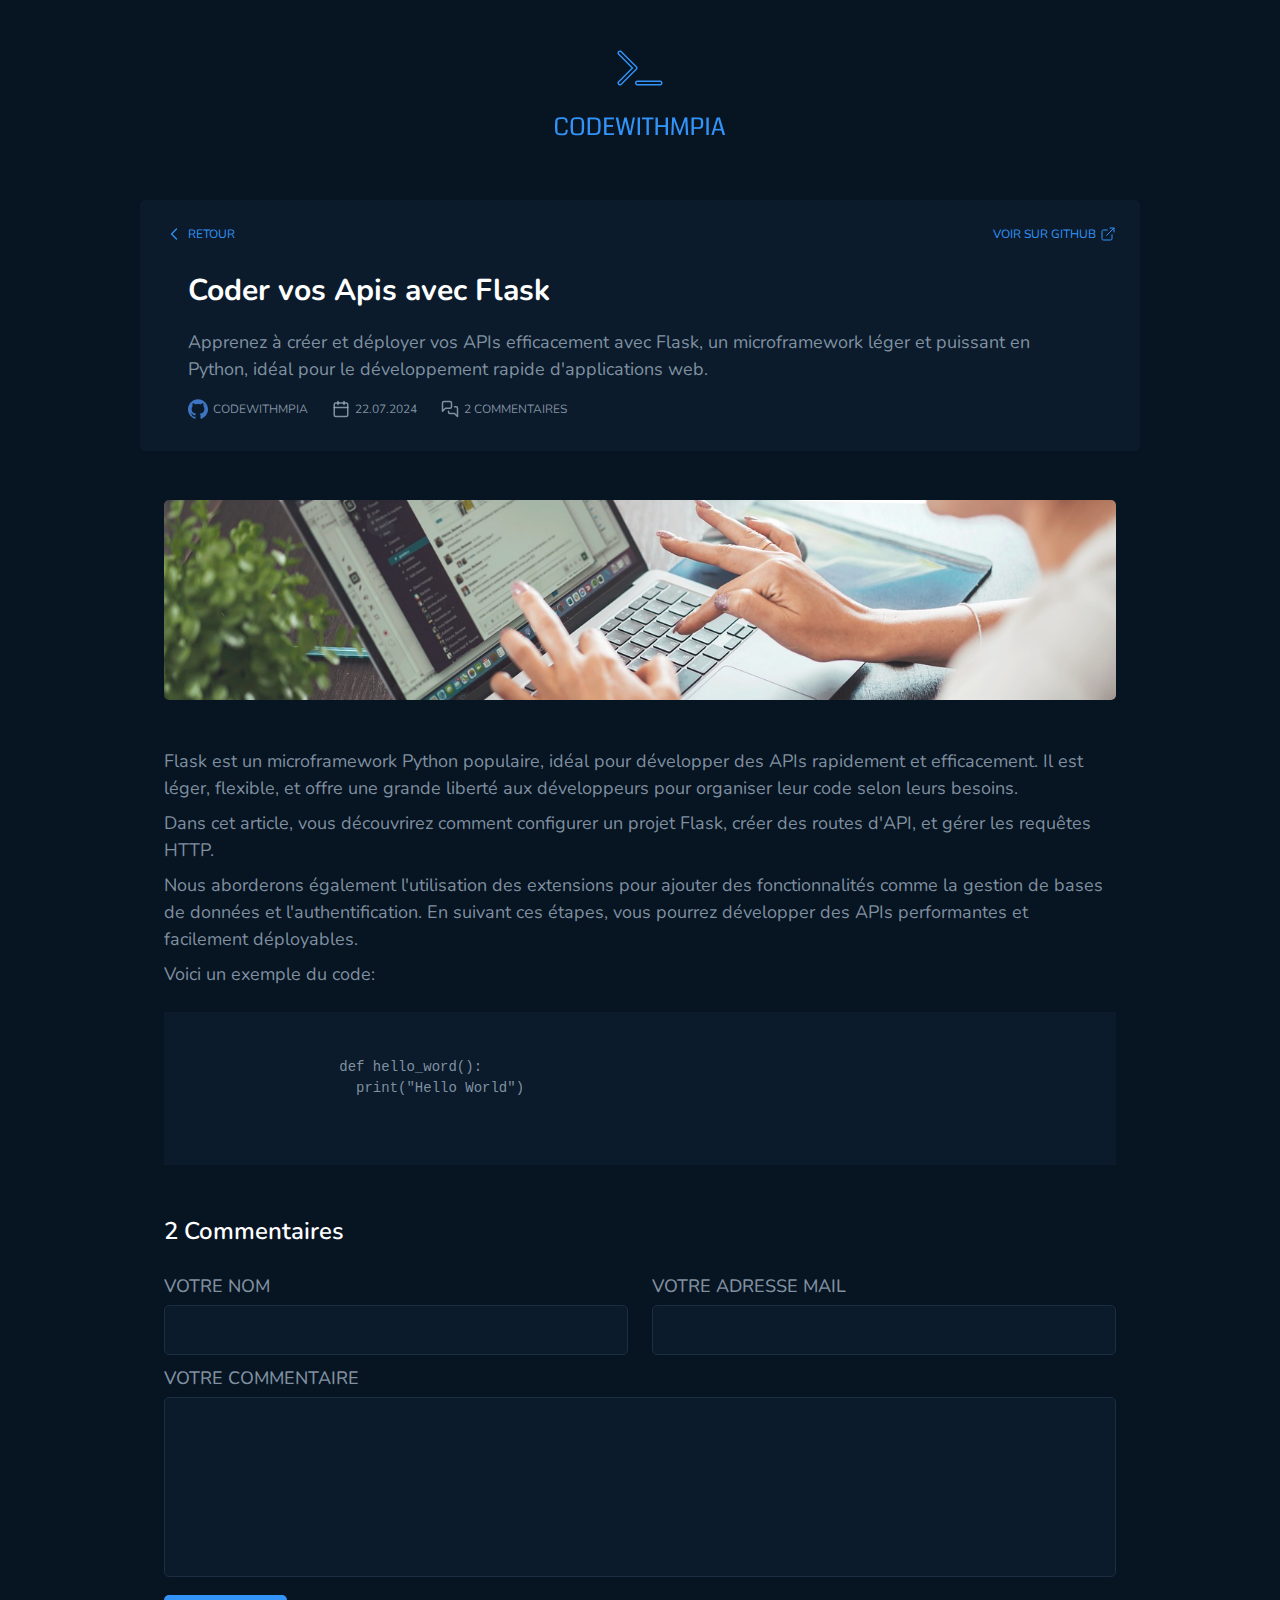
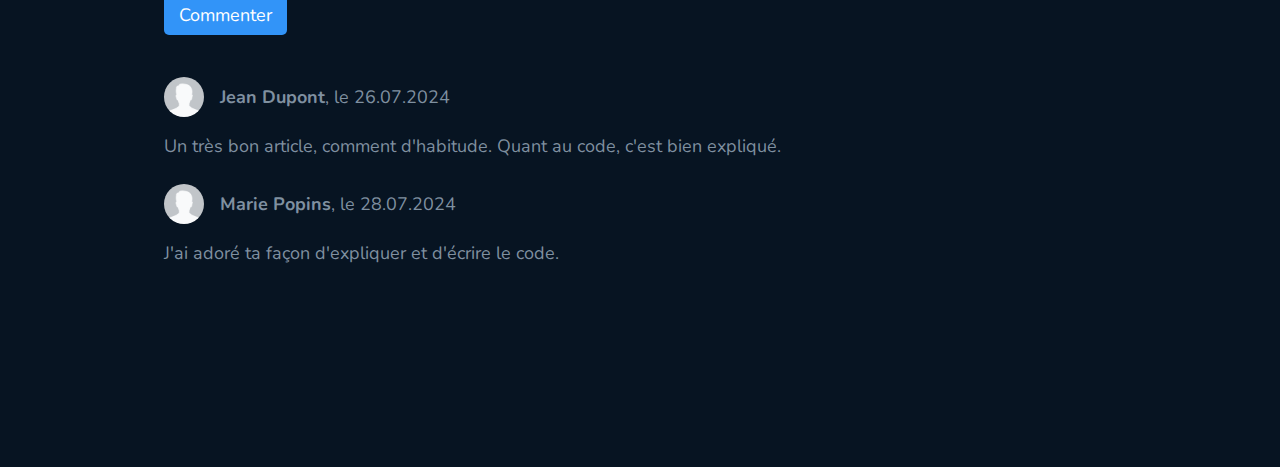
<file: CHAPITRE-3/detail.html>
<!DOCTYPE html>
<html lang="fr">
<head>
  <!-- Les méta pour améliorer le referencement -->
  <meta charset="UTF-8">
  <meta name="viewport" content="width=device-width, initial-scale=1.0">
  <meta http-equiv="X-UA-Compatible" content="IE=edge">
  <meta name="author" content="codewthmpia">
  <meta name="description" content="Découvrez des astuces et conseils pratiques pour améliorer vos compétences en développement. 
  Restez informé sur les dernières tendances et technologies en matière de développement web et logiciel.">
  <meta name="keywords" content="web, programmation, python, flask, django, html, css, javascript, sql, tailwindcss, git, linux, adminstration, système">
  <meta name="robots" content="index, follow">
  <title>Coder vos Apis avec Flask | codewithmpia</title>

  <!-- Les icons du site -->
  <link rel="icon" sizes="512x512" href="./asssets/images/favicon/android-chrome-512x512.png">
  <link rel="icon" sizes="192x192" href="./asssets/images/favicon/android-chrome-192x192.png">
  <link rel="apple-touch-icon" sizes="180x180" href="./asssets/images/favicon/apple-touch-icon.png">
  <link rel="icon" type="image/png" sizes="32x32" href="./asssets/images/favicon/favicon-32x32.png">
  <link rel="icon" type="image/png" sizes="16x16" href="./asssets/images/favicon/favicon-16x16.png">
  <link rel="icon" href="./asssets/images/favicon/favicon.ico">

  <!-- Les styles -->
  <link rel="stylesheet" href="./asssets/css/base.css">
  <link rel="stylesheet" href="./asssets/css/detail.css">
  <link rel="stylesheet" href="./asssets/css/media.css">

  <!-- Police personnalisée -->
  <link rel="preconnect" href="https://fonts.googleapis.com">
  <link rel="preconnect" href="https://fonts.gstatic.com" crossorigin>
  <link href="https://fonts.googleapis.com/css2?family=Nunito:ital,wght@0,200..1000;1,200..1000&display=swap" rel="stylesheet">
</head>
  <body>
    <header id="header">
      <a href="./index.html" class="logo">
        <img src="./asssets/images/Logo.png" alt="Mon Logo">
      </a>
    </header>
    <!-- BLOC MAIN -->
    <main id="main">
      <!-- ENTETE -->
      <section id="head">
        <div class="head-content">
          <div class="head-links">
            <a href="./index.html">
              <img src="./asssets/images/chevron-left.svg" alt="Icon retour">
              <span>Retour</span>
            </a>
            <a href="https://github.com/codewithmpia/flask_api" target="_blank">
                <span>Voir sur Github</span>
                <img src="./asssets/images/external-link.svg" alt="Icon lien extéreieur">
            </a>
          </div>
          <div class="post-head">
            <h2>Coder vos Apis avec Flask</h2>
            <p class="post-resume">
              Apprenez à créer et déployer vos APIs efficacement avec Flask, 
              un microframework léger et puissant en Python, idéal pour le développement 
              rapide d'applications web.
            </p>
            <div class="post-meta">
                <a href="https://github.com/codewithmpia" target="_blank" class="post-meta-item">
                  <img src="./asssets/images/github.svg" alt="Logo Github">
                  <span>codewithmpia</span>
                </a>
                <div class="post-meta-item">
                  <img src="./asssets/images/calendar.svg" alt="Icone calendrier">
                  <span>22.07.2024</span>
                </div>
                <div class="post-meta-item">
                  <img src="./asssets/images/messages.svg" alt="Icone message">
                  <span>2 Commentaires</span>
                </div>
            </div>
          </div>
        </div>
      </section>
      <!-- CONTENU -->
      <section id="contents">
        <div class="container">
          <div class="post-image">
            <img src="./asssets/images/posts/post1.jpg" alt="coder-vos-apis-avec-flask">
          </div>
          <div class="post-content">
            <p>
              Flask est un microframework Python populaire, idéal pour développer des APIs rapidement et efficacement. 
              Il est léger, flexible, et offre une grande liberté aux développeurs pour organiser 
              leur code selon leurs besoins. 
            </p>
            <p>
              Dans cet article, vous découvrirez comment configurer un projet Flask, créer des routes d'API, 
              et gérer les requêtes HTTP.
            </p> 
            <p>
              Nous aborderons également l'utilisation des extensions pour ajouter des fonctionnalités comme 
              la gestion de bases de données et l'authentification. 
              En suivant ces étapes, vous pourrez développer des APIs performantes et facilement déployables.
            </p>

            <p>Voici un exemple du code: </p>
            
            <div class="codehilite">
              <pre>
                <code class="language-python">
                  def hello_word():
                    print("Hello World")
                </code>
              </pre>
            </div>

          </div>
          
          <!-- BLOC COMMENTAIRE -->
          <div class="comments-container">
            <h3>2 Commentaires</h3>
            <!-- Formulaire pour laisser un commentaire -->
            <form class="comment-form" action="/detail.html" method="post">
              <div class="form-row">
                <div class="form-group">
                  <label for="name" class="form-label">Votre nom</label>
                  <input type="text" name="name" id="name" class="form-control" required>
                </div>
                <div class="form-group">
                  <label for="email" class="form-label">Votre adresse mail</label>
                  <input type="email" name="email" id="email" class="form-control" required>
                </div>
              </div>
              <div class="form-group">
                <label for="message" class="form-label">Votre commentaire</label>
                <textarea name="message" id="message" class="form-control h-180" required></textarea>
              </div>
                <button type="submit" class="btn">Commenter</button>
            </form>
            <!-- Liste de commentaires-->
            <div class="comments">
              <!-- Commentaire 1 -->
              <div class="comment">
                <div class="comment-head">
                  <img src="./asssets/images/person.png" alt="Avatar user">
                    <div class="comment-meta">
                      <h4>Jean Dupont</h4>
                      <span>, le 26.07.2024</span>
                    </div>
                </div>
                <div class="comment-body">
                  Un très bon article, comment d'habitude. Quant au code, c'est bien expliqué.
                </div>
              </div>
              <!-- Commentaire 2 -->
              <div class="comment">
                <div class="comment-head">
                  <img src="./asssets/images/person.png" alt="Avatar user">
                    <div class="comment-meta">
                      <h4>Marie Popins</h4>
                      <span>, le 28.07.2024</span>
                    </div>
                </div>
                <div class="comment-body">
                  J'ai adoré ta façon d'expliquer et d'écrire le code.
                </div>
              </div>
              <!-- Commentaire n -->
            </div>
          </div>
        </div>
      </section>
    </main>
  </body>
</html>
</file>
<file: CHAPITRE-3/asssets/css/base.css>
*,
::before,
::after {
    margin: 0;
    padding: 0;
    box-sizing: border-box;
}

:root {
    --color1: #fff;
    --color2: #0B1B2B;
    --color3: #071422;
    --color4: #3294F8;
    --color5: #a8bacabf;

    --font: "Nunito", sans-serif;
    --size: 18px;

    --gap: 8px;
    --gap-md: 16px;
    --gap-lg: 24px;

    --rounded: 5px;
}

body {
    background-color: var(--color3);
    color: var(--color5);
    font-family: var(--font);
    font-size: var(--size);
    line-height: 1.5;
}

h1 {
    font-size: 40px;
    font-weight: 700;
}

h1,
h2,
h3 {
  color: var(--color1);
}

h2 {
    font-size: 30px;
    font-weight: 700;
}

h3 {
    font-size: 24px;
    font-weight: 600;
}

.container {
    max-width: 1000px;
    margin: 0 auto;
    padding: 0 var(--gap-lg);
}

#header {
    width: 100%;
    min-height: 300px;
    display: flex;
    justify-content: center;
    padding: 48px 0;
    position: relative;
}

.toggle-mode {
  position: absolute;
  top: var(--gap-lg);
  right: var(--gap-lg);
  cursor: pointer;
}

#main {
    width: 100%;
    margin: 200px 0;
}

#head {
    max-width: 1000px;
    margin: 0 auto;
    padding: 0 var(--gap-lg);
    position: relative;
}

.head-content {
    width: 100%;
    display: flex;
    align-items: center;
    gap: var(--gap-lg);
    background-color: var(--color2);
    position: absolute;
    top: -300px;
    left: 0;
    right: 0;
    padding: var(--gap-lg);
    border-radius: var(--rounded);
}

.form-row {
  width: 100%;
  display: grid;
  grid-template-columns: repeat(2, 1fr);
  gap: var(--gap-lg);
}

.form-label {
  display: block;
  text-transform: uppercase;
  margin-bottom: 5px;
  font-weight: 500;
}

.form-control {
  width: 100%;
  padding: 12px 15px;
  background-color: var(--color2);
  outline: none;
  border: 1px solid #1C2E41;
  color: var(--color5);
  font-family: var(--font);
  font-size: var(--size);
  border-radius: var(--rounded);
  margin-bottom: 10px;
}

.form-control:focus {
  border-color: var(--color4);
  box-shadow: 0 0 0 3px rgba(170, 187, 203, 0.25);
}

.form-control.h-180 {
  height: 180px;
  resize: none;
}

::placeholder {
  color: var(--color5);
}

.btn {
  background-color: var(--color4);
  color: var(--color1);
  padding: 8px 15px;
  border: none;
  outline: none;
  font-family: var(--font);
  font-size: var(--size);
  border-radius: var(--rounded);
}

.btn:hover {
  filter: brightness(1.2);
  cursor: pointer;
}

.message {
  position: relative;
  width: 100%;
  display: flex;
  justify-content: space-between;
  align-items: center;
  outline: none;
  border: 1px solid #1C2E41;
  margin: var(--gap-lg) 0;
  border-radius: var(--rounded);
  padding: 12px;
  background-color: var(--color2);
  color: var(--color5);
}

.message svg {
  cursor: pointer;
}

.message.info {
  border-left-color: #3cceec;
}

.message.success {
  border-left-color: #28e38c;
}

.message.warning {
  border-left-color: #f8c42a;
}

.message.danger {
  border-left-color: #eb2a3e;
}
</file>
<file: CHAPITRE-3/asssets/css/index.css>
.photo {
  min-width: 175px;
  height: 150px;
  background-color: var(--color4);
  margin: O;
  padding: 0;
  border-radius: var(--rounded);
  
}

.photo img {
  width: 100%;
  height: 100%;
  border-radius: var(--rounded);

}

.github-link {
  display: flex;
  align-items: center;
  gap: var(--gap);
  text-decoration: none;
  color: var(--color4);
  text-transform: uppercase;
  font-size: 14px;
}

.github-link:hover {
text-decoration: underline;
}

.description {
  margin: var(--gap-md) 0;
  font-size: 18px;
}

.socials {
  width: 100%;
  display: flex;
  align-items: center;
  gap: var(--gap-lg);
}

.socials img {
  width: 25px;
}

.search-desc {
  display: flex;
  align-items: center;
  justify-content: space-between;
  margin-bottom: var(--gap-lg);

}

.posts {
  width: 100%;
  display: grid;
  grid-template-columns: repeat(2, 1fr);
  gap: var(--gap-lg);
  margin: 48px 0;
}

.post {
  width: 100%;
  background-color: var(--color2);
  color: #AFC2D4;
  text-decoration: none;
  border: none;
  outline: 1px solid transparent;
  padding: var(--gap-lg);
  border-radius: var(--rounded);
}

.post:hover {
  outline-color: var(--color4);
}

.post-head {
  margin-bottom: var(--gap-md);
}

.head-h {
  display: flex;
  align-items: center;
  justify-content: space-between;
}

.post-meta {
  display: flex;
  align-items: center;
  justify-content: space-between;
  font-size: 12px;
  text-transform: uppercase;
  margin-bottom: var(--gap-md);
}
</file>
<file: CHAPITRE-3/asssets/css/media.css>
@media screen and (max-width: 768px) {
  .photo {
      display: none;
  }
  
  .posts {
      grid-template-columns: 1fr;
  }

  .form-row {
    grid-template-columns: 1fr;
    gap: 0;
  }
}
</file>
<file: CHAPITRE-6/6.1-A-RENDRE/assets/css/main.css>
*,
::before,
::after {
    margin: 0;
    padding: 0;
    box-sizing: border-box;
}

:root {
    --font: "Poppins", sans-serif;
    --size: 16px;

    --gap: 8px;
    --gap-md: 16px;
    --gap-lg: 24px;
    
    --rounded: 3px;
    --rounded-md: 10px;
    --rounded-lg: 15px;

    --primary-100: rgb(35, 166, 240);
    --primary-200: #4869ee3f;
    --primary-300: #201F53;
    --secondary-100: #ffffff;
    --secondary-200: #f7fafb;
    --secondary-300: #d5e3ec;
    --secondary-400: #121c42;

    --shadow: 0 1px 3px 0 rgb(0 0 0 / 0.1), 0 1px 2px -1px rgb(0 0 0 / 0.1);
    --shadow-md: 0 4px 6px -1px rgb(0 0 0 / 0.1), 0 2px 4px -2px rgb(0 0 0 / 0.1);
    --shadow-lg: 0 10px 15px -3px rgb(0 0 0 / 0.1), 0 4px 6px -4px rgb(0 0 0 / 0.1);
}

html {
    scroll-behavior: smooth;
}

body {
    font-family: var(--font);
    font-weight: 300;
    font-size: var(--size);
    line-height: 1.5;
    background-color: var(--secondary-200);
    color: var(--secondary-400);
    margin: 0;
    padding: 0;
}

body.no-scroll,
body.no-scroll2 {
    overflow: hidden;
}

#header {
    width: 100%;
    padding: var(--gap) 0;
    background-color: var(--primary-300);
}

.container {
    max-width: 1340px;
    margin: 0 auto;
    padding: 0 var(--gap-lg);
}

.navbar {
    height: calc(var(--gap-lg) * 2);
    display: flex;
    align-items: center;
    justify-content: space-between;
}

.navigation,
.desktop-menu {
    height: 100%;
    display: flex;
    align-items: center;
    gap: var(--gap-lg);
}

.logo {
    font-size: 25px;
    color: var(--secondary-100);
    font-weight: 600;
    text-decoration: none;
}

.navlink {
    text-decoration: none;
    color: var(--secondary-100);
    text-transform: uppercase;
    font-weight: 500;
}



.navlink.active,
.navlink:hover {
    color: var(--primary-100);
}

.desktop-profile {
    height: 100%;
    display: flex;
    align-items: center;
    gap: var(--gap);
}

.desktop-profile-link {
    height: 100%;
    display: flex;
    align-items: center;
    gap: var(--gap);
    padding: 0 var(--gap);
    text-decoration: none;
    color: var(--secondary-100);
    font-weight: 500;
}

.desktop-profile-link:hover {
    color: var(--primary-100);
}

.desktop-profile-link.active {
    background-color: var(--primary-100);
    border-radius: var(--rounded);
    box-shadow: var(--shadow);
}

.desktop-profile-link.active:hover {
    filter: brightness(1.2);
    color: var(--secondary-100);
}

.tablet-profile-open-icon {
    display: none;
}

.tablet-profile-data {
    display: none;
}

.mobile-menu-open-icon {
    display: none;
}

.mobile-menu {
    display: none;
}

#main {
    width: 100%;
    margin: 0;
    padding: 0;
}

#head {
    width: 100%;
    margin: 0;
    padding: var(--gap-lg) 0;
    background-color: var(--primary-300);
    color: var(--secondary-100);
}

.head-container {
    position: relative;
    display: flex;
    justify-content: space-between;
}

.page-content {
    max-width: 700px;
}

.head-title {
    font-size: 40px;
    font-weight: 700;
    color: var(--primary-100);
    margin: 0;
}

.head-subtitle {
    font-size: 22px;
    font-weight: 500;
    margin: 10px 0;
}

.head-note {
    margin: 0;
}

.page-logo {
    height: 100%;
    width: 300px;
    display: flex;
    justify-content: center;
    align-items: center;
    box-shadow: -5px 2px 100px  rgba(52, 179, 252, 0.68);
    border-radius: var(--rounded-md);
    padding: var(--gap-lg);
}

.page-logo-icon {
    width: 120px;
    
    color: var(--primary-100);
    filter: drop-shadow(-5px 2px 43px  rgba(52, 179, 252, 0.366));
}

#contents {
    margin: calc(var(--gap-lg)*2) 0;
}

@media screen and (max-width: 950px) {
    .desktop-profile {
        display: none;
    }

    .tablet-profile-open-icon {
        width: calc(var(--gap-lg)*2 - 4px);
        height: calc(var(--gap-lg)*2);
        display: flex;
        align-items: center;
        background-color: var(--primary-100);
        color: var(--secondary-100);
        padding: calc(var(--gap) + 2px);
        border-radius: var(--rounded);
        cursor: pointer;
        box-shadow: var(--shadow);
    }

    .tablet-profile-data.open {
        position: fixed;
        top: 0;
        bottom: 0;
        right: 0;
        width: 220px;
        display: flex;
        background: rgba(255, 255, 255, 0.9);
        backdrop-filter: blur(10px);
        box-shadow: var(--shadow-md);
        z-index: 100;
    }

    .tablet-profile-data-head {
        position: absolute;
        top: 0;
        left: 0;
        right: 0;
        height: calc(var(--gap-lg)* 2 + var(--gap-md));
        border-bottom: 1px solid var(--secondary-300);
        display: flex;
        justify-content: flex-end;
        align-items: center;
        padding: 0 var(--gap-lg);
    }

    .tablet-profile-close-icon {
        color: var(--secondary-400);
        cursor: pointer;
    }

    .tablet-profile-close-icon:hover {
        color: var(--primary-100);
    }

    .tablet-profile-data-links {
        display: flex;
        flex-direction: column;
        gap: var(--gap);
        margin-top: 80px;
        padding: 0 var(--gap-lg);
    }

    .tablet-profile-link {
        text-decoration: none;
        color: var(--secondary-400);
        text-transform: uppercase;
        font-weight: 500;
    }

    .tablet-profile-link.active, 
    .tablet-profile-link:hover {
        color: var(--primary-100);
    }

    .page-logo {
        display: none;
    }
}

@media screen and (max-width: 650px) {
    .navigation {
        display: none;
    }

    .mobile-menu-open-icon {
        display: block;
        color: var(--secondary-100);
        cursor: pointer;
    }

    .mobile-menu-open-icon:hover {
        color: var(--primary-100);
    }

    .mobile-menu.open {
        position: fixed;
        top: 0;
        bottom: 0;
        right: 0;
        left: 0;
        display: flex;
        flex-direction: column;
        align-items: center;
        justify-content: center;
        background: rgba(255, 255, 255, 0.9);
        backdrop-filter: blur(10px);
        z-index: 100;
    }

    .mobile-menu-head {
        position: fixed;
        top: 0;
        right: 0;
        left: 0;
        height: calc(var(--gap-lg)* 2 + var(--gap-md));
        padding: 0 var(--gap-lg);
    }

    .mobile-menu-head-content {
        width: 100%;
        height: 100%;
        display: flex;
        align-items: center;
        justify-content: space-between;
        border-bottom: 1px solid var(--secondary-300);
    }

    .mobile-profile {
        height: 100%;
        display: flex;
        align-items: center;
        gap: var(--gap-lg);
    }

    .mobile-menu-close-icon {
        color: var(--secondary-400);
        cursor: pointer;
    }

    .mobile-menu-close-icon:hover {
        color: var(--primary-100);
    }

    .mobile-menu-links {
        display: flex;
        flex-direction: column;
        align-items: center;
        gap: var(--gap);
    }

    .mobile-menu-link {
        text-decoration: none;
        color: var(--secondary-400);
        text-transform: uppercase;
        font-weight: 500;
    }

    .mobile-menu-link.active,
    .mobile-menu-link:hover {
        color: var(--primary-100);
    }
}
</file>
<file: CHAPITRE-6/6.1-A-RENDRE/assets/css/buttons.css>
.btn {
    padding: 10px 15px;
    font-family: var(--font);
    font-size: var(--size);
    font-weight: 500;
    outline: none;
    border: none;
    background-color: transparent;
    color: var(--secondary-100);
    border-radius: var(--rounded);
    cursor: pointer;
    box-shadow: var(--shadow);
}

.btn:hover {
    filter: brightness(1.2);
}

.btn.btn-primary {
    background-color: var(--primary-100);
}
</file>
<file: CHAPITRE-6/6.1-A-RENDRE/assets/css/alerts.css>
.alert {
    position: relative;
    width: 100%;
    display: flex;
    justify-content: space-between;
    align-items: center;
    padding: 12px;
    margin-bottom: var(--gap-lg);
    border: 1px solid transparent;
    border-radius: var(--rounded);
}

.alert.success {
    color: #0f5132;
    background-color: #d1e7dd;
    border-color: #badbcc;
}

.alert.info {
    color: #055160;
    background-color: #cff4fc;
    border-color: #b6effb;
}

.alert.warning {
    color: #664d03;
    background-color: #fff3cd;
    border-color: #ffecb5;
}

.alert.danger {
    color: #842029;
    background-color: #f8d7da;
    border-color: #f5c2c7;
}

.alert-close-icon {
    cursor: pointer;
}
</file>
<file: CHAPITRE-6/6.1-A-RENDRE/assets/css/index.css>
.categories-container {
    width: 100%;
    display: flex;
    justify-content: flex-end;
    align-items: center;
}

.categories {
    position: relative;
    width: 270px;
    z-index: 10;
    background-color: var(--secondary-100);
    margin-bottom: var(--gap-lg);
}

.categories-btn {
    width: 100%;
    display: flex;
    justify-content: space-between;
    align-items: center;
    padding: 10px;
    font-family: var(--font);
    font-size: var(--size);
    background-color: var(--secondary-100);
    font-weight: 500;
    outline: none;
    border: 1px solid var(--secondary-300);
    border-radius: var(--rounded);
    cursor: pointer;
    box-shadow: var(--shadow);
}

.categories-btn:hover,
.categories-btn:focus {
    border-color: var(--primary-100);
}

.categories-btn-svg.rotate-180 {
    transform: rotate(180deg);
}

.categories-list {
    display: none;
    position: absolute;
    right: 0;
    left: 0;
    top: 50px;
    background-color: var(--secondary-100);
    padding: 10px 0;
    border: 1px solid var(--secondary-300);
    border-radius: var(--rounded);
}

.categories-list.open {
    display: block;
}

.categories-item {
    list-style: none;
    display: flex;
    align-items: center;
    justify-content: space-between;
    padding: 5px 10px;
    cursor: pointer;
}

.categories-item:hover {
    color: var(--primary-100);
    background-color: var(--secondary-200);
}

.categories-item .number-per-category {
    font-weight: 500;
}


.categories-btn-svg {
    pointer-events: none;
    transition: transform 0.3s ease;
}

.formations {
    width: 100%;
    display: grid;
    grid-template-columns: repeat(2, 1fr);
    gap: var(--gap-lg);
}

.formation {
    width: 100%;
    background-color: var(--secondary-100);
    color: var(--primary-300);
    text-decoration: none;
    border: 1px solid var(--secondary-300);
    border-radius: var(--rounded-md);
    box-shadow: var(--shadow-lg);
}

.formation:hover {
    border-color: var(--primary-100);
}

.formation-body {
    width: 100%;
    padding: var(--gap-lg);
}

.formation-head {
    width: 100%;
    display: flex;
    align-items: center;
    gap: var(--gap-md);
}

.formation-logo {
    height: 40px;
    width: 40px;
}

.formation-logo svg, 
.formation-logo img {
    height:100%;
    width: 100%;
}

.formation-resume {
    text-align: justify;
    text-wrap: wrap;
    margin-top: var(--gap-lg);
}

.formation-footer {
    width: 100%;
    display: grid;
    grid-template-columns: repeat(2, 1fr);
    background-color: var(--primary-300);
    color: var(--secondary-100);
    border-radius: 0  0 var(--rounded-md) var(--rounded-md);
    padding: var(--gap-md) var(--gap-lg);
}

.formation-meta {
    display: flex;
    align-items: center;
    gap: 5px;
}

@media screen and (max-width: 850px) {
    .formations {
        grid-template-columns: repeat(1, 1fr);
    }
}
</file>
<file: CHAPITRE-6/6.2.BONUS/assets/style.css>
body {
    font-family: "Inter", sans-serif;
    font-size: 14px;
}

.container {
	max-width: 1400px;
	margin-right:auto;
	margin-left:auto;
	display:flex;
    flex-direction: column;
	justify-content:center;
	align-items:center;
	min-height:100vh;
}

table {
    width: 100%;
    border-collapse: collapse;
}
th, td {
    border: 1px solid #4869ee;
    padding: 8px;
    text-align: left;
}
th {
    background-color: #4869ee;
    color: #fff;
    text-align: center;
}
.pagination {
    margin-top: 20px;
    display: flex;
    justify-content: center;
    align-items: center;
}
.btn {
    padding: 10px;
    margin: 0 5px;
    cursor: pointer;
    background-color: #4869ee;
    border: none;
    outline: none;
    color: #fff;
    border-radius: 3px;
}

.btn:hover {
    filter: brightness(1.2);
}
</file>
<file: CHAPITRE-3/asssets/css/detail.css>
.head-content {
  flex-direction: column;
  padding-bottom: 0;
}

.head-links {
  width: 100%;
  display: flex;
  justify-content: space-between;
  align-items: center;
}

.head-links a {
  text-decoration: none;
  color: var(--color4);
  display: flex;
  align-items: center;
  gap: 4px;
  text-transform: uppercase;
  font-size: 12px;
}

.head-links a:hover {
  text-decoration: underline;
}

.post-head {
  margin-bottom: var(--gap-md);
  padding: 0 var(--gap-lg);
  overflow: hidden;
}

.post-meta {
  display: flex;
  align-items: center;
  gap: var(--gap-lg);
  font-size: 12px;
  text-transform: uppercase;
  margin-bottom: var(--gap-md);
}

.post-meta a:hover {
  text-decoration: underline;
}

.post-meta-item {
  color: var(--color5);
  display: flex;
  align-items: center;
  gap: 5px;
  text-decoration: none;
}

.post-resume {
  margin: var(--gap-md) 0;
}

.post-image {
  width: 100%;
  height: 200px;
  margin: calc(var(--gap-lg) * 2) 0;
  border-radius: var(--rounded);
}

.post-image img {
  width: 100%;
  height: 100%;
  object-fit: cover;
  border-radius: var(--rounded);
}

h3 {
  margin: var(--gap-lg) 0;
}

p {
  margin: var(--gap) 0;
}

.comments-container {
  margin: 48px 0;
}

.comment-form {
  margin: var(--gap-lg) 0;
}

.comments {
  display: flex;
  flex-direction: column;
  gap: var(--gap-lg);
  margin-top: 42px;
}

.comment-head {
  width: 100%;
  display: flex;
  align-items: center;
  gap: var(--gap-md);
}

.comment img {
  width: 40px;
  border-radius: 50%;
}

.comment-meta {
  display: flex;
  align-items: center;
}

.comment-body {
  margin-top: var(--gap-md);
}

.codehilite {
  background-color: var(--color2);
  padding: var(--gap-lg);
  margin: var(--gap-lg) 0;
  overflow: auto;
  font-size: 14px;
}
</file>
